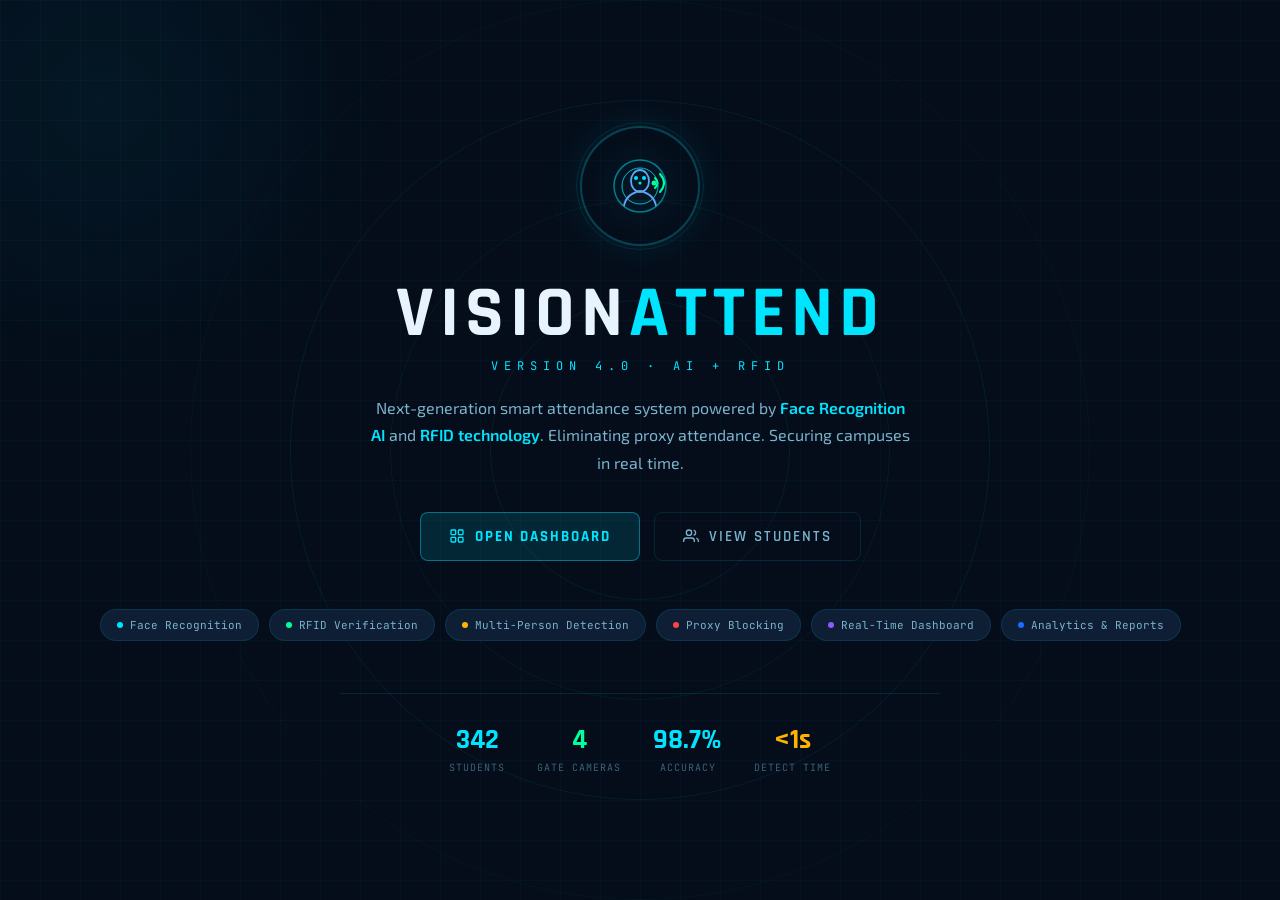
<file: visionattend/visionattend/index.html>
<!DOCTYPE html>
<html lang="en">
<head>
<meta charset="UTF-8">
<meta name="viewport" content="width=device-width, initial-scale=1.0">
<title>VisionAttend 4.0 — Smart Attendance System</title>
<link rel="stylesheet" href="css/styles.css">
<style>
  body { overflow: hidden; }
  .landing {
    min-height: 100vh;
    display: flex;
    flex-direction: column;
    align-items: center;
    justify-content: center;
    position: relative;
    z-index: 1;
    padding: 40px 20px;
    text-align: center;
  }

  /* Animated rings */
  .rings {
    position: absolute;
    top: 50%;
    left: 50%;
    transform: translate(-50%, -50%);
    pointer-events: none;
    z-index: 0;
  }
  .ring {
    position: absolute;
    border-radius: 50%;
    border: 1px solid rgba(0,229,255,0.08);
    transform: translate(-50%, -50%);
    animation: ringExpand 6s ease-in-out infinite;
  }
  .ring:nth-child(1) { width:300px; height:300px; animation-delay:0s; }
  .ring:nth-child(2) { width:500px; height:500px; animation-delay:0.8s; border-color:rgba(0,255,157,0.06); }
  .ring:nth-child(3) { width:700px; height:700px; animation-delay:1.6s; }
  .ring:nth-child(4) { width:900px; height:900px; animation-delay:2.4s; border-color:rgba(0,255,157,0.04); }
  @keyframes ringExpand {
    0%,100% { opacity:0.4; }
    50% { opacity:1; }
  }

  /* Center orb / logo */
  .hero-icon {
    position: relative;
    z-index: 2;
    margin-bottom: 32px;
    animation: fadeUp 0.8s ease both;
  }

  .icon-ring {
    width: 120px; height: 120px;
    border-radius: 50%;
    border: 2px solid rgba(0,229,255,0.25);
    display: flex;
    align-items: center;
    justify-content: center;
    position: relative;
    margin: 0 auto;
    box-shadow: 0 0 40px rgba(0,229,255,0.1);
    background: radial-gradient(circle, rgba(0,229,255,0.05) 0%, transparent 70%);
  }

  .icon-ring::before {
    content: '';
    position: absolute;
    inset: -6px;
    border-radius: 50%;
    border: 1px solid rgba(0,229,255,0.1);
  }

  .hero-title {
    font-family: var(--font-display);
    font-size: clamp(36px, 7vw, 72px);
    font-weight: 800;
    letter-spacing: 6px;
    line-height: 1;
    position: relative;
    z-index: 2;
    animation: fadeUp 0.8s 0.15s ease both;
  }

  .hero-title .accent { color: var(--cyan); }

  .hero-version {
    font-family: var(--font-mono);
    font-size: 12px;
    color: var(--cyan);
    letter-spacing: 6px;
    margin-top: 8px;
    margin-bottom: 20px;
    position: relative;
    z-index: 2;
    animation: fadeUp 0.8s 0.25s ease both;
  }

  .hero-desc {
    font-size: 16px;
    color: var(--text-secondary);
    max-width: 540px;
    line-height: 1.7;
    margin: 0 auto 36px;
    position: relative;
    z-index: 2;
    animation: fadeUp 0.8s 0.35s ease both;
  }

  .hero-desc span { color: var(--cyan); font-weight: 600; }

  .cta-group {
    display: flex;
    gap: 14px;
    justify-content: center;
    flex-wrap: wrap;
    position: relative;
    z-index: 2;
    animation: fadeUp 0.8s 0.45s ease both;
  }

  .cta-primary {
    display: inline-flex;
    align-items: center;
    gap: 10px;
    padding: 14px 28px;
    background: rgba(0,229,255,0.12);
    border: 1px solid rgba(0,229,255,0.4);
    border-radius: 8px;
    color: var(--cyan);
    font-family: var(--font-display);
    font-size: 15px;
    font-weight: 700;
    letter-spacing: 2px;
    cursor: pointer;
    text-decoration: none;
    transition: all 0.2s;
  }
  .cta-primary:hover {
    background: rgba(0,229,255,0.2);
    box-shadow: 0 0 30px rgba(0,229,255,0.2);
    transform: translateY(-2px);
  }

  .cta-secondary {
    display: inline-flex;
    align-items: center;
    gap: 10px;
    padding: 14px 28px;
    background: transparent;
    border: 1px solid var(--border);
    border-radius: 8px;
    color: var(--text-secondary);
    font-family: var(--font-display);
    font-size: 15px;
    font-weight: 600;
    letter-spacing: 2px;
    cursor: pointer;
    text-decoration: none;
    transition: all 0.2s;
  }
  .cta-secondary:hover { border-color: var(--border-bright); color: var(--text-primary); }

  /* Feature pills */
  .feature-pills {
    display: flex;
    gap: 10px;
    justify-content: center;
    flex-wrap: wrap;
    margin-top: 48px;
    position: relative;
    z-index: 2;
    animation: fadeUp 0.8s 0.55s ease both;
  }

  .pill {
    display: flex;
    align-items: center;
    gap: 7px;
    padding: 8px 16px;
    background: var(--bg-card);
    border: 1px solid var(--border);
    border-radius: 20px;
    font-family: var(--font-mono);
    font-size: 11px;
    color: var(--text-secondary);
    transition: all 0.2s;
  }
  .pill:hover { border-color: var(--border-bright); color: var(--text-primary); }
  .pill-dot { width:6px; height:6px; border-radius:50%; }

  /* System stats bar */
  .stats-bar {
    display: flex;
    gap: 32px;
    justify-content: center;
    margin-top: 52px;
    padding-top: 28px;
    border-top: 1px solid var(--border);
    width: 100%;
    max-width: 600px;
    position: relative;
    z-index: 2;
    animation: fadeUp 0.8s 0.65s ease both;
  }
  .stat-mini { text-align: center; }
  .stat-mini-val {
    font-family: var(--font-display);
    font-size: 28px;
    font-weight: 700;
    color: var(--cyan);
  }
  .stat-mini-label {
    font-family: var(--font-mono);
    font-size: 10px;
    color: var(--text-muted);
    letter-spacing: 1px;
    margin-top: 3px;
  }
</style>
</head>
<body>
  <div class="landing">
    <div class="rings">
      <div class="ring"></div>
      <div class="ring"></div>
      <div class="ring"></div>
      <div class="ring"></div>
    </div>

    <div class="hero-icon">
      <div class="icon-ring">
        <svg width="64" height="64" viewBox="0 0 64 64" fill="none">
          <circle cx="32" cy="32" r="26" stroke="#00e5ff" stroke-width="1.5" opacity="0.5"/>
          <circle cx="32" cy="32" r="18" stroke="#00e5ff" stroke-width="1" opacity="0.8"/>
          <ellipse cx="32" cy="27" rx="9" ry="11" stroke="#60a5fa" stroke-width="1.8"/>
          <path d="M16 52Q18 40 32 37Q46 40 48 52" stroke="#60a5fa" stroke-width="1.8"/>
          <circle cx="28" cy="24" r="2" fill="#00e5ff"/>
          <circle cx="36" cy="24" r="2" fill="#00e5ff"/>
          <circle cx="32" cy="29" r="1.5" fill="#00e5ff"/>
          <path d="M47 34Q52 29 47 24" stroke="#00ff9d" stroke-width="2" stroke-linecap="round"/>
          <path d="M52 38Q60 29 52 20" stroke="#00ff9d" stroke-width="2" stroke-linecap="round"/>
          <circle cx="46" cy="29" r="2.5" fill="#00ff9d"/>
        </svg>
      </div>
    </div>

    <div class="hero-title">VISION<span class="accent">ATTEND</span></div>
    <div class="hero-version">VERSION 4.0 · AI + RFID</div>

    <p class="hero-desc">
      Next-generation smart attendance system powered by
      <span>Face Recognition AI</span> and <span>RFID technology</span>.
      Eliminating proxy attendance. Securing campuses in real time.
    </p>

    <div class="cta-group">
      <a href="dashboard.html" class="cta-primary">
        <svg width="16" height="16" viewBox="0 0 24 24" fill="none" stroke="currentColor" stroke-width="2">
          <rect x="3" y="3" width="7" height="7" rx="1"/><rect x="14" y="3" width="7" height="7" rx="1"/>
          <rect x="3" y="14" width="7" height="7" rx="1"/><rect x="14" y="14" width="7" height="7" rx="1"/>
        </svg>
        OPEN DASHBOARD
      </a>
      <a href="pages/students.html" class="cta-secondary">
        <svg width="16" height="16" viewBox="0 0 24 24" fill="none" stroke="currentColor" stroke-width="2">
          <path d="M17 21v-2a4 4 0 0 0-4-4H5a4 4 0 0 0-4 4v2"/>
          <circle cx="9" cy="7" r="4"/>
          <path d="M23 21v-2a4 4 0 0 0-3-3.87M16 3.13a4 4 0 0 1 0 7.75"/>
        </svg>
        VIEW STUDENTS
      </a>
    </div>

    <div class="feature-pills">
      <div class="pill"><div class="pill-dot" style="background:#00e5ff"></div>Face Recognition</div>
      <div class="pill"><div class="pill-dot" style="background:#00ff9d"></div>RFID Verification</div>
      <div class="pill"><div class="pill-dot" style="background:#ffb300"></div>Multi-Person Detection</div>
      <div class="pill"><div class="pill-dot" style="background:#ff4444"></div>Proxy Blocking</div>
      <div class="pill"><div class="pill-dot" style="background:#8b5cf6"></div>Real-Time Dashboard</div>
      <div class="pill"><div class="pill-dot" style="background:#1a6bff"></div>Analytics & Reports</div>
    </div>

    <div class="stats-bar">
      <div class="stat-mini">
        <div class="stat-mini-val">342</div>
        <div class="stat-mini-label">STUDENTS</div>
      </div>
      <div class="stat-mini">
        <div class="stat-mini-val" style="color:var(--green)">4</div>
        <div class="stat-mini-label">GATE CAMERAS</div>
      </div>
      <div class="stat-mini">
        <div class="stat-mini-val">98.7%</div>
        <div class="stat-mini-label">ACCURACY</div>
      </div>
      <div class="stat-mini">
        <div class="stat-mini-val" style="color:var(--amber)">&lt;1s</div>
        <div class="stat-mini-label">DETECT TIME</div>
      </div>
    </div>
  </div>
  <script src="js/main.js"></script>
</body>
</html>
</file>
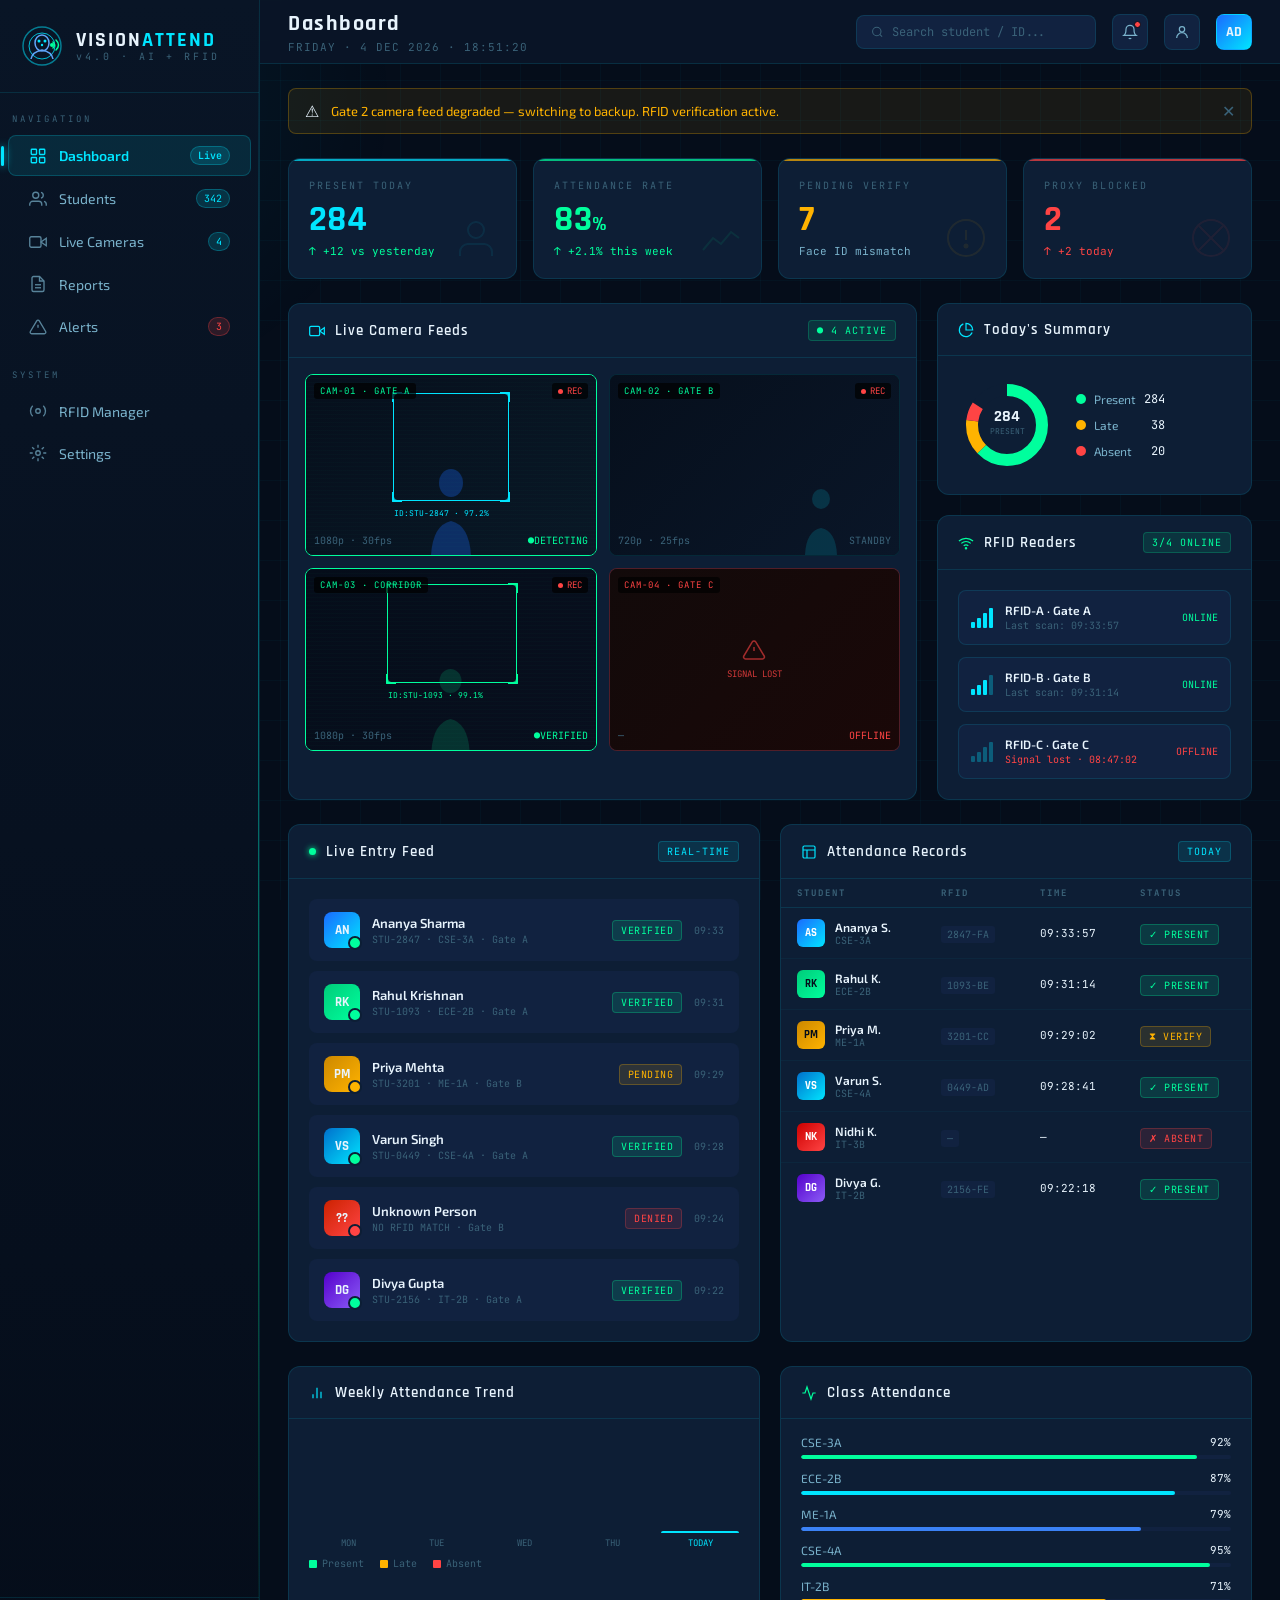
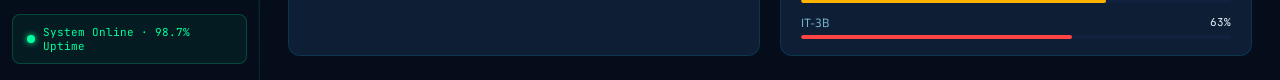
<file: visionattend/visionattend/dashboard.html>
<!DOCTYPE html>
<html lang="en">
<head>
<meta charset="UTF-8">
<meta name="viewport" content="width=device-width, initial-scale=1.0">
<title>VisionAttend 4.0 — Smart Attendance System</title>
<link href="https://fonts.googleapis.com/css2?family=Rajdhani:wght@400;500;600;700&family=JetBrains+Mono:wght@300;400;500;700&family=Exo+2:wght@300;400;600;800&display=swap" rel="stylesheet">
<style>
  :root {
    --bg-base: #050d1a;
    --bg-surface: #0a1628;
    --bg-card: #0d1e35;
    --bg-elevated: #112240;
    --cyan: #00e5ff;
    --cyan-dim: #00b8cc;
    --cyan-glow: rgba(0,229,255,0.15);
    --green: #00ff9d;
    --green-dim: #00cc7a;
    --green-glow: rgba(0,255,157,0.12);
    --blue: #1a6bff;
    --blue-dim: #0f4fd6;
    --amber: #ffb300;
    --red: #ff4444;
    --text-primary: #e8f4fd;
    --text-secondary: #7ab3cc;
    --text-muted: #3a6278;
    --border: rgba(0,229,255,0.12);
    --border-bright: rgba(0,229,255,0.3);
    --font-display: 'Rajdhani', sans-serif;
    --font-mono: 'JetBrains Mono', monospace;
    --font-body: 'Exo 2', sans-serif;
  }

  * { margin: 0; padding: 0; box-sizing: border-box; }

  body {
    background: var(--bg-base);
    color: var(--text-primary);
    font-family: var(--font-body);
    min-height: 100vh;
    overflow-x: hidden;
  }

  /* === ANIMATED GRID BACKGROUND === */
  body::before {
    content: '';
    position: fixed;
    inset: 0;
    background-image:
      linear-gradient(rgba(0,229,255,0.03) 1px, transparent 1px),
      linear-gradient(90deg, rgba(0,229,255,0.03) 1px, transparent 1px);
    background-size: 40px 40px;
    pointer-events: none;
    z-index: 0;
  }

  body::after {
    content: '';
    position: fixed;
    top: -200px;
    left: -200px;
    width: 600px;
    height: 600px;
    background: radial-gradient(circle, rgba(0,229,255,0.06) 0%, transparent 70%);
    pointer-events: none;
    z-index: 0;
    animation: floatOrb 8s ease-in-out infinite;
  }

  @keyframes floatOrb {
    0%, 100% { transform: translate(0, 0); }
    50% { transform: translate(60px, 40px); }
  }

  /* === LAYOUT === */
  .app-shell {
    display: grid;
    grid-template-columns: 260px 1fr;
    grid-template-rows: auto 1fr;
    min-height: 100vh;
    position: relative;
    z-index: 1;
  }

  /* === SIDEBAR === */
  .sidebar {
    grid-row: 1 / -1;
    background: linear-gradient(180deg, #091526 0%, #050d1a 100%);
    border-right: 1px solid var(--border);
    display: flex;
    flex-direction: column;
    padding: 0;
    position: relative;
    overflow: hidden;
  }

  .sidebar::after {
    content: '';
    position: absolute;
    top: 0;
    right: 0;
    width: 1px;
    height: 100%;
    background: linear-gradient(180deg, transparent, var(--cyan), var(--green), transparent);
    opacity: 0.4;
  }

  .sidebar-logo {
    padding: 24px 20px;
    border-bottom: 1px solid var(--border);
    display: flex;
    align-items: center;
    gap: 12px;
  }

  .logo-icon {
    width: 44px;
    height: 44px;
    position: relative;
    flex-shrink: 0;
  }

  .logo-icon svg { width: 100%; height: 100%; }

  .logo-text { line-height: 1; }
  .logo-name {
    font-family: var(--font-display);
    font-size: 20px;
    font-weight: 700;
    letter-spacing: 2px;
    color: var(--text-primary);
  }
  .logo-name span { color: var(--cyan); }
  .logo-ver {
    font-family: var(--font-mono);
    font-size: 10px;
    color: var(--text-muted);
    letter-spacing: 3px;
    margin-top: 2px;
  }

  .sidebar-section {
    padding: 20px 12px 8px;
    font-family: var(--font-mono);
    font-size: 9px;
    letter-spacing: 3px;
    color: var(--text-muted);
    text-transform: uppercase;
  }

  .nav-item {
    display: flex;
    align-items: center;
    gap: 12px;
    padding: 10px 20px;
    margin: 2px 8px;
    border-radius: 8px;
    cursor: pointer;
    transition: all 0.2s;
    font-family: var(--font-body);
    font-size: 14px;
    font-weight: 400;
    color: var(--text-secondary);
    position: relative;
    border: 1px solid transparent;
  }

  .nav-item:hover {
    background: rgba(0,229,255,0.06);
    color: var(--text-primary);
    border-color: var(--border);
  }

  .nav-item.active {
    background: rgba(0,229,255,0.1);
    color: var(--cyan);
    border-color: rgba(0,229,255,0.2);
    font-weight: 600;
  }

  .nav-item.active::before {
    content: '';
    position: absolute;
    left: -8px;
    top: 50%;
    transform: translateY(-50%);
    width: 3px;
    height: 20px;
    background: var(--cyan);
    border-radius: 2px;
    box-shadow: 0 0 8px var(--cyan);
  }

  .nav-icon {
    width: 18px;
    height: 18px;
    opacity: 0.7;
    flex-shrink: 0;
  }

  .nav-item.active .nav-icon { opacity: 1; }

  .nav-badge {
    margin-left: auto;
    font-family: var(--font-mono);
    font-size: 10px;
    background: rgba(0,229,255,0.15);
    color: var(--cyan);
    padding: 2px 7px;
    border-radius: 10px;
    border: 1px solid rgba(0,229,255,0.25);
  }

  .nav-badge.red {
    background: rgba(255,68,68,0.15);
    color: var(--red);
    border-color: rgba(255,68,68,0.3);
  }

  .sidebar-bottom {
    margin-top: auto;
    padding: 16px 12px;
    border-top: 1px solid var(--border);
  }

  .live-indicator {
    display: flex;
    align-items: center;
    gap: 8px;
    padding: 10px 14px;
    background: rgba(0,255,157,0.06);
    border: 1px solid rgba(0,255,157,0.2);
    border-radius: 8px;
    font-family: var(--font-mono);
    font-size: 11px;
    color: var(--green);
  }

  .pulse-dot {
    width: 8px;
    height: 8px;
    background: var(--green);
    border-radius: 50%;
    animation: pulse 1.5s ease-in-out infinite;
    box-shadow: 0 0 6px var(--green);
    flex-shrink: 0;
  }

  @keyframes pulse {
    0%, 100% { opacity: 1; transform: scale(1); }
    50% { opacity: 0.6; transform: scale(0.85); }
  }

  /* === TOPBAR === */
  .topbar {
    background: rgba(10,22,40,0.95);
    border-bottom: 1px solid var(--border);
    padding: 0 28px;
    height: 64px;
    display: flex;
    align-items: center;
    gap: 16px;
    backdrop-filter: blur(12px);
  }

  .topbar-title {
    font-family: var(--font-display);
    font-size: 22px;
    font-weight: 700;
    letter-spacing: 1.5px;
  }

  .topbar-subtitle {
    font-family: var(--font-mono);
    font-size: 11px;
    color: var(--text-muted);
    margin-top: 2px;
    letter-spacing: 1px;
  }

  .topbar-spacer { flex: 1; }

  .search-bar {
    display: flex;
    align-items: center;
    gap: 8px;
    background: var(--bg-elevated);
    border: 1px solid var(--border);
    border-radius: 8px;
    padding: 8px 14px;
    width: 240px;
    transition: border-color 0.2s;
  }

  .search-bar:focus-within { border-color: var(--border-bright); }

  .search-bar input {
    background: none;
    border: none;
    outline: none;
    color: var(--text-primary);
    font-family: var(--font-mono);
    font-size: 12px;
    width: 100%;
  }

  .search-bar input::placeholder { color: var(--text-muted); }

  .topbar-btn {
    width: 36px;
    height: 36px;
    border-radius: 8px;
    background: var(--bg-elevated);
    border: 1px solid var(--border);
    display: flex;
    align-items: center;
    justify-content: center;
    cursor: pointer;
    transition: all 0.2s;
    position: relative;
  }

  .topbar-btn:hover { border-color: var(--border-bright); background: var(--bg-card); }

  .notif-dot {
    position: absolute;
    top: 6px;
    right: 6px;
    width: 7px;
    height: 7px;
    background: var(--red);
    border-radius: 50%;
    border: 1.5px solid var(--bg-base);
    animation: pulse 2s infinite;
  }

  .avatar {
    width: 36px;
    height: 36px;
    border-radius: 8px;
    background: linear-gradient(135deg, #1a6bff, #00e5ff);
    display: flex;
    align-items: center;
    justify-content: center;
    font-family: var(--font-display);
    font-size: 14px;
    font-weight: 700;
    cursor: pointer;
    border: 1px solid rgba(0,229,255,0.3);
  }

  /* === MAIN CONTENT === */
  .main-content {
    padding: 24px 28px;
    overflow-y: auto;
    display: flex;
    flex-direction: column;
    gap: 24px;
  }

  /* === STAT CARDS ROW === */
  .stats-row {
    display: grid;
    grid-template-columns: repeat(4, 1fr);
    gap: 16px;
  }

  .stat-card {
    background: var(--bg-card);
    border: 1px solid var(--border);
    border-radius: 12px;
    padding: 20px;
    position: relative;
    overflow: hidden;
    transition: border-color 0.2s, transform 0.2s;
    cursor: default;
  }

  .stat-card:hover {
    border-color: var(--border-bright);
    transform: translateY(-2px);
  }

  .stat-card::before {
    content: '';
    position: absolute;
    top: 0;
    left: 0;
    right: 0;
    height: 2px;
    background: var(--accent, var(--cyan));
    opacity: 0.7;
  }

  .stat-card.green { --accent: var(--green); }
  .stat-card.amber { --accent: var(--amber); }
  .stat-card.red   { --accent: var(--red); }

  .stat-label {
    font-family: var(--font-mono);
    font-size: 10px;
    letter-spacing: 2px;
    color: var(--text-muted);
    text-transform: uppercase;
    margin-bottom: 10px;
  }

  .stat-value {
    font-family: var(--font-display);
    font-size: 36px;
    font-weight: 700;
    color: var(--accent, var(--cyan));
    line-height: 1;
    margin-bottom: 6px;
  }

  .stat-change {
    font-family: var(--font-mono);
    font-size: 11px;
    color: var(--text-secondary);
  }

  .stat-change.up { color: var(--green); }
  .stat-change.down { color: var(--red); }

  .stat-icon {
    position: absolute;
    bottom: 16px;
    right: 16px;
    opacity: 0.08;
    width: 48px;
    height: 48px;
  }

  /* === TWO COLUMN GRID === */
  .grid-2 {
    display: grid;
    grid-template-columns: 1fr 1fr;
    gap: 20px;
  }

  .grid-3 {
    display: grid;
    grid-template-columns: 2fr 1fr;
    gap: 20px;
  }

  /* === PANEL === */
  .panel {
    background: var(--bg-card);
    border: 1px solid var(--border);
    border-radius: 12px;
    overflow: hidden;
  }

  .panel-header {
    padding: 16px 20px;
    border-bottom: 1px solid var(--border);
    display: flex;
    align-items: center;
    gap: 10px;
  }

  .panel-title {
    font-family: var(--font-display);
    font-size: 15px;
    font-weight: 600;
    letter-spacing: 1px;
    flex: 1;
  }

  .panel-tag {
    font-family: var(--font-mono);
    font-size: 10px;
    padding: 3px 8px;
    background: rgba(0,229,255,0.1);
    border: 1px solid rgba(0,229,255,0.2);
    border-radius: 4px;
    color: var(--cyan);
    letter-spacing: 1px;
  }

  .panel-tag.green {
    background: rgba(0,255,157,0.1);
    border-color: rgba(0,255,157,0.2);
    color: var(--green);
  }

  .panel-body { padding: 20px; }

  /* === LIVE FEED === */
  .live-feed { display: flex; flex-direction: column; gap: 10px; }

  .feed-item {
    display: flex;
    align-items: center;
    gap: 12px;
    padding: 12px 14px;
    background: var(--bg-elevated);
    border-radius: 8px;
    border: 1px solid transparent;
    transition: border-color 0.2s;
    animation: slideIn 0.4s ease both;
  }

  .feed-item:hover { border-color: var(--border); }

  @keyframes slideIn {
    from { opacity: 0; transform: translateX(-12px); }
    to { opacity: 1; transform: translateX(0); }
  }

  .feed-avatar {
    width: 36px;
    height: 36px;
    border-radius: 8px;
    background: linear-gradient(135deg, #1a6bff 0%, #00e5ff 100%);
    display: flex;
    align-items: center;
    justify-content: center;
    font-family: var(--font-display);
    font-size: 13px;
    font-weight: 700;
    flex-shrink: 0;
    position: relative;
  }

  .feed-avatar::after {
    content: '';
    position: absolute;
    bottom: -2px;
    right: -2px;
    width: 10px;
    height: 10px;
    border-radius: 50%;
    border: 2px solid var(--bg-card);
  }

  .feed-avatar.verified::after { background: var(--green); }
  .feed-avatar.pending::after  { background: var(--amber); }
  .feed-avatar.denied::after   { background: var(--red); }

  .feed-info { flex: 1; min-width: 0; }

  .feed-name {
    font-family: var(--font-body);
    font-size: 13px;
    font-weight: 600;
    white-space: nowrap;
    overflow: hidden;
    text-overflow: ellipsis;
  }

  .feed-meta {
    font-family: var(--font-mono);
    font-size: 10px;
    color: var(--text-muted);
    margin-top: 2px;
  }

  .feed-status {
    font-family: var(--font-mono);
    font-size: 10px;
    padding: 3px 8px;
    border-radius: 4px;
    letter-spacing: 0.5px;
    flex-shrink: 0;
  }

  .feed-status.verified {
    background: rgba(0,255,157,0.12);
    color: var(--green);
    border: 1px solid rgba(0,255,157,0.25);
  }

  .feed-status.pending {
    background: rgba(255,179,0,0.12);
    color: var(--amber);
    border: 1px solid rgba(255,179,0,0.25);
  }

  .feed-status.denied {
    background: rgba(255,68,68,0.12);
    color: var(--red);
    border: 1px solid rgba(255,68,68,0.25);
  }

  .feed-time {
    font-family: var(--font-mono);
    font-size: 10px;
    color: var(--text-muted);
    flex-shrink: 0;
  }

  /* === CAMERA GRID === */
  .camera-grid {
    display: grid;
    grid-template-columns: 1fr 1fr;
    gap: 12px;
    padding: 16px;
  }

  .camera-feed {
    aspect-ratio: 16/10;
    background: #060f1c;
    border-radius: 8px;
    border: 1px solid var(--border);
    position: relative;
    overflow: hidden;
    cursor: pointer;
    transition: border-color 0.2s;
  }

  .camera-feed:hover { border-color: var(--border-bright); }

  .camera-feed.active { border-color: var(--green); }

  .camera-feed.active::before {
    content: '';
    position: absolute;
    inset: 0;
    background:
      repeating-linear-gradient(0deg, rgba(0,255,157,0.015) 0px, rgba(0,255,157,0.015) 1px, transparent 1px, transparent 4px);
    animation: scanAnim 3s linear infinite;
    pointer-events: none;
    z-index: 2;
  }

  @keyframes scanAnim {
    from { background-position: 0 0; }
    to { background-position: 0 100px; }
  }

  .cam-label {
    position: absolute;
    top: 8px;
    left: 8px;
    font-family: var(--font-mono);
    font-size: 9px;
    letter-spacing: 1px;
    color: var(--green);
    background: rgba(0,0,0,0.7);
    padding: 2px 6px;
    border-radius: 3px;
    z-index: 3;
  }

  .cam-live {
    position: absolute;
    top: 8px;
    right: 8px;
    font-family: var(--font-mono);
    font-size: 9px;
    color: var(--red);
    background: rgba(0,0,0,0.7);
    padding: 2px 6px;
    border-radius: 3px;
    display: flex;
    align-items: center;
    gap: 4px;
    z-index: 3;
  }

  .cam-body {
    position: absolute;
    inset: 0;
    display: flex;
    align-items: center;
    justify-content: center;
  }

  /* Silhouette person SVG */
  .silhouette { opacity: 0.07; }

  /* Face detection box */
  .detect-box {
    position: absolute;
    border: 1.5px solid var(--cyan);
    border-radius: 4px;
    animation: detectPulse 2s ease-in-out infinite;
  }

  @keyframes detectPulse {
    0%, 100% { box-shadow: 0 0 0 0 rgba(0,229,255,0.4); }
    50% { box-shadow: 0 0 0 4px rgba(0,229,255,0); }
  }

  .detect-label {
    position: absolute;
    bottom: -18px;
    left: 0;
    font-family: var(--font-mono);
    font-size: 8px;
    color: var(--cyan);
    white-space: nowrap;
  }

  .cam-overlay-text {
    position: absolute;
    bottom: 8px;
    left: 8px;
    right: 8px;
    font-family: var(--font-mono);
    font-size: 10px;
    color: var(--text-muted);
    display: flex;
    justify-content: space-between;
    z-index: 3;
  }

  /* === ATTENDANCE TABLE === */
  .attendance-table { width: 100%; border-collapse: collapse; }

  .attendance-table th {
    font-family: var(--font-mono);
    font-size: 9px;
    letter-spacing: 2px;
    color: var(--text-muted);
    text-transform: uppercase;
    padding: 8px 16px;
    text-align: left;
    border-bottom: 1px solid var(--border);
  }

  .attendance-table td {
    padding: 11px 16px;
    font-size: 13px;
    border-bottom: 1px solid rgba(0,229,255,0.04);
  }

  .attendance-table tr:hover td { background: rgba(0,229,255,0.03); }
  .attendance-table tr:last-child td { border-bottom: none; }

  .student-cell { display: flex; align-items: center; gap: 10px; }

  .mini-avatar {
    width: 28px;
    height: 28px;
    border-radius: 6px;
    display: flex;
    align-items: center;
    justify-content: center;
    font-family: var(--font-display);
    font-size: 11px;
    font-weight: 700;
    flex-shrink: 0;
  }

  .rfid-tag {
    font-family: var(--font-mono);
    font-size: 10px;
    color: var(--text-muted);
    background: var(--bg-elevated);
    padding: 2px 6px;
    border-radius: 3px;
  }

  /* === DONUT CHART === */
  .donut-wrap {
    display: flex;
    align-items: center;
    gap: 24px;
    padding: 4px;
  }

  .donut-svg { flex-shrink: 0; }

  .donut-legend { display: flex; flex-direction: column; gap: 10px; }

  .legend-item {
    display: flex;
    align-items: center;
    gap: 8px;
    font-size: 13px;
  }

  .legend-dot {
    width: 10px;
    height: 10px;
    border-radius: 50%;
    flex-shrink: 0;
  }

  .legend-label { color: var(--text-secondary); flex: 1; font-size: 12px; }
  .legend-val {
    font-family: var(--font-mono);
    font-size: 12px;
    color: var(--text-primary);
  }

  /* === BAR CHART === */
  .bar-chart { display: flex; align-items: flex-end; gap: 8px; height: 100px; }

  .bar-group { display: flex; flex-direction: column; align-items: center; gap: 4px; flex: 1; }

  .bar-stack { display: flex; flex-direction: column-reverse; gap: 1px; width: 100%; }

  .bar {
    width: 100%;
    border-radius: 2px 2px 0 0;
    transition: opacity 0.2s;
  }

  .bar:hover { opacity: 0.8; }
  .bar-label { font-family: var(--font-mono); font-size: 9px; color: var(--text-muted); }

  /* === RFID STATUS === */
  .rfid-panel { display: flex; flex-direction: column; gap: 12px; }

  .rfid-item {
    display: flex;
    align-items: center;
    gap: 12px;
    padding: 12px;
    background: var(--bg-elevated);
    border-radius: 8px;
    border: 1px solid var(--border);
  }

  .rfid-signal {
    display: flex;
    align-items: flex-end;
    gap: 2px;
    height: 20px;
    flex-shrink: 0;
  }

  .rfid-bar {
    width: 4px;
    background: var(--cyan);
    border-radius: 1px;
    opacity: 0.3;
  }

  .rfid-bar.on { opacity: 1; }

  /* === ALERT BANNER === */
  .alert-banner {
    display: flex;
    align-items: center;
    gap: 12px;
    padding: 12px 16px;
    background: rgba(255,179,0,0.08);
    border: 1px solid rgba(255,179,0,0.25);
    border-radius: 8px;
    font-size: 13px;
  }

  .alert-icon { font-size: 16px; flex-shrink: 0; }
  .alert-text { color: var(--amber); flex: 1; }
  .alert-close {
    cursor: pointer;
    color: var(--text-muted);
    font-size: 16px;
    transition: color 0.2s;
  }
  .alert-close:hover { color: var(--text-primary); }

  /* === MINI PROGRESS === */
  .progress-row {
    display: flex;
    flex-direction: column;
    gap: 12px;
    padding: 16px 20px;
  }

  .prog-item { display: flex; flex-direction: column; gap: 6px; }
  .prog-header { display: flex; justify-content: space-between; align-items: center; }
  .prog-label { font-size: 12px; color: var(--text-secondary); }
  .prog-val { font-family: var(--font-mono); font-size: 11px; color: var(--text-primary); }
  .prog-track {
    height: 4px;
    background: var(--bg-elevated);
    border-radius: 2px;
    overflow: hidden;
  }
  .prog-fill {
    height: 100%;
    border-radius: 2px;
    transition: width 1s ease;
  }

  /* === SCROLLBAR === */
  ::-webkit-scrollbar { width: 4px; }
  ::-webkit-scrollbar-track { background: transparent; }
  ::-webkit-scrollbar-thumb { background: var(--border); border-radius: 2px; }

  /* === FADE IN ANIMATIONS === */
  .fade-in { animation: fadeIn 0.5s ease both; }
  .fade-in:nth-child(1) { animation-delay: 0.05s; }
  .fade-in:nth-child(2) { animation-delay: 0.1s; }
  .fade-in:nth-child(3) { animation-delay: 0.15s; }
  .fade-in:nth-child(4) { animation-delay: 0.2s; }

  @keyframes fadeIn {
    from { opacity: 0; transform: translateY(12px); }
    to { opacity: 1; transform: translateY(0); }
  }

  /* Camera mock visuals */
  .cam-mock {
    width: 100%;
    height: 100%;
    position: relative;
    overflow: hidden;
  }

  .cam-bg {
    position: absolute;
    inset: 0;
    background: linear-gradient(135deg, #060f1c 0%, #091826 100%);
  }

  .cam-person {
    position: absolute;
    bottom: 0;
    left: 50%;
    transform: translateX(-50%);
  }

  .detect-ring {
    position: absolute;
    border-radius: 50%;
    border: 1px solid var(--cyan);
    animation: ringPulse 2s ease-out infinite;
    opacity: 0;
  }

  @keyframes ringPulse {
    0% { transform: translate(-50%, -50%) scale(0.8); opacity: 0.8; }
    100% { transform: translate(-50%, -50%) scale(1.6); opacity: 0; }
  }

</style>
</head>
<body>

<div class="app-shell">

  <!-- SIDEBAR -->
  <aside class="sidebar">
    <div class="sidebar-logo">
      <div class="logo-icon">
        <svg viewBox="0 0 44 44" fill="none" xmlns="http://www.w3.org/2000/svg">
          <circle cx="22" cy="22" r="19" stroke="#00e5ff" stroke-width="1.5" opacity="0.5"/>
          <circle cx="22" cy="22" r="13" stroke="#00e5ff" stroke-width="1" opacity="0.8"/>
          <ellipse cx="22" cy="19" rx="7" ry="8" stroke="#60a5fa" stroke-width="1.5"/>
          <path d="M11 35Q12 28 22 26Q32 28 33 35" stroke="#60a5fa" stroke-width="1.5"/>
          <circle cx="19" cy="17" r="1.5" fill="#00e5ff"/>
          <circle cx="25" cy="17" r="1.5" fill="#00e5ff"/>
          <circle cx="22" cy="21" r="1.2" fill="#00e5ff"/>
          <path d="M33 24Q36 21 33 18" stroke="#00ff9d" stroke-width="1.5" stroke-linecap="round"/>
          <path d="M36 26Q41 21 36 16" stroke="#00ff9d" stroke-width="1.5" stroke-linecap="round"/>
          <circle cx="32" cy="21" r="2" fill="#00ff9d"/>
        </svg>
      </div>
      <div class="logo-text">
        <div class="logo-name">VISION<span>ATTEND</span></div>
        <div class="logo-ver">v4.0 · AI + RFID</div>
      </div>
    </div>

    <div class="sidebar-section">Navigation</div>

    <nav>
      <div class="nav-item active">
        <svg class="nav-icon" viewBox="0 0 24 24" fill="none" stroke="currentColor" stroke-width="1.8">
          <rect x="3" y="3" width="7" height="7" rx="1"/><rect x="14" y="3" width="7" height="7" rx="1"/>
          <rect x="3" y="14" width="7" height="7" rx="1"/><rect x="14" y="14" width="7" height="7" rx="1"/>
        </svg>
        Dashboard
        <span class="nav-badge">Live</span>
      </div>
      <div class="nav-item">
        <svg class="nav-icon" viewBox="0 0 24 24" fill="none" stroke="currentColor" stroke-width="1.8">
          <path d="M17 21v-2a4 4 0 0 0-4-4H5a4 4 0 0 0-4 4v2"/>
          <circle cx="9" cy="7" r="4"/>
          <path d="M23 21v-2a4 4 0 0 0-3-3.87M16 3.13a4 4 0 0 1 0 7.75"/>
        </svg>
        Students
        <span class="nav-badge">342</span>
      </div>
      <div class="nav-item">
        <svg class="nav-icon" viewBox="0 0 24 24" fill="none" stroke="currentColor" stroke-width="1.8">
          <path d="M23 7l-7 5 7 5V7z"/><rect x="1" y="5" width="15" height="14" rx="2"/>
        </svg>
        Live Cameras
        <span class="nav-badge">4</span>
      </div>
      <div class="nav-item">
        <svg class="nav-icon" viewBox="0 0 24 24" fill="none" stroke="currentColor" stroke-width="1.8">
          <path d="M14 2H6a2 2 0 0 0-2 2v16a2 2 0 0 0 2 2h12a2 2 0 0 0 2-2V8z"/>
          <polyline points="14,2 14,8 20,8"/><line x1="8" y1="13" x2="16" y2="13"/>
          <line x1="8" y1="17" x2="16" y2="17"/>
        </svg>
        Reports
      </div>
      <div class="nav-item">
        <svg class="nav-icon" viewBox="0 0 24 24" fill="none" stroke="currentColor" stroke-width="1.8">
          <path d="M10.29 3.86L1.82 18a2 2 0 0 0 1.71 3h16.94a2 2 0 0 0 1.71-3L13.71 3.86a2 2 0 0 0-3.42 0z"/>
          <line x1="12" y1="9" x2="12" y2="13"/><line x1="12" y1="17" x2="12.01" y2="17"/>
        </svg>
        Alerts
        <span class="nav-badge red">3</span>
      </div>

      <div class="sidebar-section">System</div>

      <div class="nav-item">
        <svg class="nav-icon" viewBox="0 0 24 24" fill="none" stroke="currentColor" stroke-width="1.8">
          <circle cx="12" cy="12" r="3"/><path d="M19.07 4.93a10 10 0 0 1 0 14.14M4.93 4.93a10 10 0 0 0 0 14.14"/>
        </svg>
        RFID Manager
      </div>
      <div class="nav-item">
        <svg class="nav-icon" viewBox="0 0 24 24" fill="none" stroke="currentColor" stroke-width="1.8">
          <circle cx="12" cy="12" r="3"/>
          <path d="M12 1v4M12 19v4M4.22 4.22l2.83 2.83M16.95 16.95l2.83 2.83M1 12h4M19 12h4M4.22 19.78l2.83-2.83M16.95 7.05l2.83-2.83"/>
        </svg>
        Settings
      </div>
    </nav>

    <div class="sidebar-bottom">
      <div class="live-indicator">
        <div class="pulse-dot"></div>
        System Online · 98.7% Uptime
      </div>
    </div>
  </aside>

  <!-- TOP BAR -->
  <header class="topbar">
    <div>
      <div class="topbar-title">Dashboard</div>
      <div class="topbar-subtitle">MONDAY · 17 MAR 2026 · 09:34:12</div>
    </div>
    <div class="topbar-spacer"></div>
    <div class="search-bar">
      <svg width="14" height="14" viewBox="0 0 24 24" fill="none" stroke="#3a6278" stroke-width="2">
        <circle cx="11" cy="11" r="8"/><line x1="21" y1="21" x2="16.65" y2="16.65"/>
      </svg>
      <input type="text" placeholder="Search student / ID...">
    </div>
    <div class="topbar-btn">
      <svg width="16" height="16" viewBox="0 0 24 24" fill="none" stroke="#7ab3cc" stroke-width="1.8">
        <path d="M18 8A6 6 0 0 0 6 8c0 7-3 9-3 9h18s-3-2-3-9M13.73 21a2 2 0 0 1-3.46 0"/>
      </svg>
      <div class="notif-dot"></div>
    </div>
    <div class="topbar-btn">
      <svg width="16" height="16" viewBox="0 0 24 24" fill="none" stroke="#7ab3cc" stroke-width="1.8">
        <circle cx="12" cy="8" r="4"/><path d="M20 21a8 8 0 1 0-16 0"/>
      </svg>
    </div>
    <div class="avatar">AD</div>
  </header>

  <!-- MAIN -->
  <main class="main-content">

    <!-- ALERT -->
    <div class="alert-banner fade-in">
      <span class="alert-icon">⚠</span>
      <span class="alert-text">Gate 2 camera feed degraded — switching to backup. RFID verification active.</span>
      <span class="alert-close" onclick="this.parentElement.remove()">✕</span>
    </div>

    <!-- STAT CARDS -->
    <div class="stats-row">
      <div class="stat-card fade-in">
        <div class="stat-label">Present Today</div>
        <div class="stat-value">284</div>
        <div class="stat-change up">↑ +12 vs yesterday</div>
        <svg class="stat-icon" viewBox="0 0 48 48" fill="none" stroke="#00e5ff" stroke-width="2">
          <path d="M40 42v-4a8 8 0 0 0-8-8H16a8 8 0 0 0-8 8v4"/>
          <circle cx="24" cy="16" r="8"/>
        </svg>
      </div>
      <div class="stat-card green fade-in">
        <div class="stat-label">Attendance Rate</div>
        <div class="stat-value">83<span style="font-size:20px">%</span></div>
        <div class="stat-change up">↑ +2.1% this week</div>
        <svg class="stat-icon" viewBox="0 0 48 48" fill="none" stroke="#00ff9d" stroke-width="2">
          <polyline points="6,36 16,24 24,30 34,18 42,24"/>
        </svg>
      </div>
      <div class="stat-card amber fade-in">
        <div class="stat-label">Pending Verify</div>
        <div class="stat-value">7</div>
        <div class="stat-change">Face ID mismatch</div>
        <svg class="stat-icon" viewBox="0 0 48 48" fill="none" stroke="#ffb300" stroke-width="2">
          <circle cx="24" cy="24" r="18"/><line x1="24" y1="16" x2="24" y2="26"/>
          <circle cx="24" cy="32" r="1.5" fill="#ffb300"/>
        </svg>
      </div>
      <div class="stat-card red fade-in">
        <div class="stat-label">Proxy Blocked</div>
        <div class="stat-value">2</div>
        <div class="stat-change down">↑ +2 today</div>
        <svg class="stat-icon" viewBox="0 0 48 48" fill="none" stroke="#ff4444" stroke-width="2">
          <path d="M12 12l24 24M36 12L12 36"/><circle cx="24" cy="24" r="18"/>
        </svg>
      </div>
    </div>

    <!-- CAMERAS + LIVE FEED -->
    <div class="grid-3 fade-in">

      <!-- CAMERA PANEL -->
      <div class="panel">
        <div class="panel-header">
          <svg width="16" height="16" viewBox="0 0 24 24" fill="none" stroke="#00e5ff" stroke-width="1.8">
            <path d="M23 7l-7 5 7 5V7z"/><rect x="1" y="5" width="15" height="14" rx="2"/>
          </svg>
          <span class="panel-title">Live Camera Feeds</span>
          <span class="panel-tag green">● 4 ACTIVE</span>
        </div>
        <div class="camera-grid">
          <!-- CAM 1 -->
          <div class="camera-feed active">
            <div class="cam-mock">
              <div class="cam-bg"></div>
              <!-- simple silhouette -->
              <svg class="cam-person" width="60" height="90" viewBox="0 0 60 90" fill="none">
                <ellipse cx="30" cy="18" rx="12" ry="14" fill="#1a6bff" opacity="0.3"/>
                <path d="M10 90Q12 60 30 56Q48 60 50 90Z" fill="#1a6bff" opacity="0.3"/>
              </svg>
              <!-- detection box -->
              <div style="position:absolute;top:10%;left:30%;width:40%;height:60%">
                <div class="detect-box" style="inset:0">
                  <!-- corner accents -->
                  <div style="position:absolute;top:-2px;left:-2px;width:10px;height:10px;border-top:2px solid #00e5ff;border-left:2px solid #00e5ff;border-radius:1px 0 0 0"></div>
                  <div style="position:absolute;top:-2px;right:-2px;width:10px;height:10px;border-top:2px solid #00e5ff;border-right:2px solid #00e5ff;border-radius:0 1px 0 0"></div>
                  <div style="position:absolute;bottom:-2px;left:-2px;width:10px;height:10px;border-bottom:2px solid #00e5ff;border-left:2px solid #00e5ff;border-radius:0 0 0 1px"></div>
                  <div style="position:absolute;bottom:-2px;right:-2px;width:10px;height:10px;border-bottom:2px solid #00e5ff;border-right:2px solid #00e5ff;border-radius:0 0 1px 0"></div>
                  <div class="detect-label">ID:STU-2847 · 97.2%</div>
                </div>
              </div>
            </div>
            <div class="cam-label">CAM-01 · GATE A</div>
            <div class="cam-live"><span style="width:5px;height:5px;background:#ff4444;border-radius:50%;animation:pulse 1s infinite"></span> REC</div>
            <div class="cam-overlay-text">
              <span>1080p · 30fps</span>
              <span style="color:#00ff9d">●DETECTING</span>
            </div>
          </div>

          <!-- CAM 2 -->
          <div class="camera-feed">
            <div class="cam-mock">
              <div class="cam-bg" style="background:linear-gradient(135deg,#060f1c,#0a1628)"></div>
              <svg class="cam-person" width="40" height="70" style="right:20%;left:auto;transform:none" viewBox="0 0 40 70" fill="none">
                <ellipse cx="20" cy="14" rx="9" ry="10" fill="#00e5ff" opacity="0.15"/>
                <path d="M4 70Q5 46 20 43Q35 46 36 70Z" fill="#00e5ff" opacity="0.15"/>
              </svg>
            </div>
            <div class="cam-label">CAM-02 · GATE B</div>
            <div class="cam-live"><span style="width:5px;height:5px;background:#ff4444;border-radius:50%;animation:pulse 1.2s infinite"></span> REC</div>
            <div class="cam-overlay-text"><span>720p · 25fps</span><span>STANDBY</span></div>
          </div>

          <!-- CAM 3 -->
          <div class="camera-feed active">
            <div class="cam-mock">
              <div class="cam-bg" style="background:linear-gradient(135deg,#050d1a,#080f1e)"></div>
              <svg class="cam-person" width="55" height="85" viewBox="0 0 55 85" fill="none">
                <ellipse cx="27" cy="16" rx="11" ry="12" fill="#00ff9d" opacity="0.15"/>
                <path d="M8 85Q10 58 27 54Q44 58 46 85Z" fill="#00ff9d" opacity="0.15"/>
              </svg>
              <div style="position:absolute;top:8%;left:28%;width:45%;height:55%">
                <div class="detect-box" style="inset:0;border-color:var(--green)">
                  <div style="position:absolute;top:-2px;left:-2px;width:10px;height:10px;border-top:2px solid #00ff9d;border-left:2px solid #00ff9d;border-radius:1px 0 0 0"></div>
                  <div style="position:absolute;top:-2px;right:-2px;width:10px;height:10px;border-top:2px solid #00ff9d;border-right:2px solid #00ff9d;border-radius:0 1px 0 0"></div>
                  <div style="position:absolute;bottom:-2px;left:-2px;width:10px;height:10px;border-bottom:2px solid #00ff9d;border-left:2px solid #00ff9d;border-radius:0 0 0 1px"></div>
                  <div style="position:absolute;bottom:-2px;right:-2px;width:10px;height:10px;border-bottom:2px solid #00ff9d;border-right:2px solid #00ff9d;border-radius:0 0 1px 0"></div>
                  <div class="detect-label" style="color:#00ff9d">ID:STU-1093 · 99.1%</div>
                </div>
              </div>
            </div>
            <div class="cam-label">CAM-03 · CORRIDOR</div>
            <div class="cam-live"><span style="width:5px;height:5px;background:#ff4444;border-radius:50%;animation:pulse 0.9s infinite"></span> REC</div>
            <div class="cam-overlay-text"><span>1080p · 30fps</span><span style="color:#00ff9d">●VERIFIED</span></div>
          </div>

          <!-- CAM 4 -->
          <div class="camera-feed" style="border-color:rgba(255,68,68,0.3)">
            <div class="cam-mock">
              <div class="cam-bg" style="background:linear-gradient(135deg,#120a0a,#1a0808)"></div>
              <div style="position:absolute;inset:0;display:flex;align-items:center;justify-content:center;flex-direction:column;gap:6px">
                <svg width="24" height="24" viewBox="0 0 24 24" fill="none" stroke="#ff4444" stroke-width="1.5" opacity="0.6">
                  <path d="M10.29 3.86L1.82 18a2 2 0 0 0 1.71 3h16.94a2 2 0 0 0 1.71-3L13.71 3.86a2 2 0 0 0-3.42 0z"/>
                  <line x1="12" y1="9" x2="12" y2="13"/><line x1="12" y1="17" x2="12.01" y2="17"/>
                </svg>
                <span style="font-family:var(--font-mono);font-size:9px;color:#ff4444;opacity:0.8">SIGNAL LOST</span>
              </div>
            </div>
            <div class="cam-label" style="color:#ff4444">CAM-04 · GATE C</div>
            <div class="cam-overlay-text"><span>—</span><span style="color:#ff4444">OFFLINE</span></div>
          </div>
        </div>
      </div>

      <!-- RIGHT COL: Stats + RFID -->
      <div style="display:flex;flex-direction:column;gap:20px">

        <!-- Donut -->
        <div class="panel">
          <div class="panel-header">
            <svg width="16" height="16" viewBox="0 0 24 24" fill="none" stroke="#00e5ff" stroke-width="1.8">
              <path d="M21.21 15.89A10 10 0 1 1 8 2.83"/>
              <path d="M22 12A10 10 0 0 0 12 2v10z"/>
            </svg>
            <span class="panel-title">Today's Summary</span>
          </div>
          <div class="panel-body">
            <div class="donut-wrap">
              <svg class="donut-svg" width="90" height="90" viewBox="0 0 90 90">
                <circle cx="45" cy="45" r="35" fill="none" stroke="#0d1e35" stroke-width="12"/>
                <circle cx="45" cy="45" r="35" fill="none" stroke="#00ff9d" stroke-width="12"
                  stroke-dasharray="138 82" stroke-dashoffset="0" transform="rotate(-90 45 45)"/>
                <circle cx="45" cy="45" r="35" fill="none" stroke="#ffb300" stroke-width="12"
                  stroke-dasharray="31 189" stroke-dashoffset="-138" transform="rotate(-90 45 45)"/>
                <circle cx="45" cy="45" r="35" fill="none" stroke="#ff4444" stroke-width="12"
                  stroke-dasharray="16 204" stroke-dashoffset="-169" transform="rotate(-90 45 45)"/>
                <text x="45" y="41" text-anchor="middle" font-family="Rajdhani,sans-serif" font-size="16" font-weight="700" fill="#e8f4fd">284</text>
                <text x="45" y="54" text-anchor="middle" font-family="JetBrains Mono,monospace" font-size="8" fill="#3a6278">PRESENT</text>
              </svg>
              <div class="donut-legend">
                <div class="legend-item">
                  <div class="legend-dot" style="background:#00ff9d"></div>
                  <span class="legend-label">Present</span>
                  <span class="legend-val">284</span>
                </div>
                <div class="legend-item">
                  <div class="legend-dot" style="background:#ffb300"></div>
                  <span class="legend-label">Late</span>
                  <span class="legend-val">38</span>
                </div>
                <div class="legend-item">
                  <div class="legend-dot" style="background:#ff4444"></div>
                  <span class="legend-label">Absent</span>
                  <span class="legend-val">20</span>
                </div>
              </div>
            </div>
          </div>
        </div>

        <!-- RFID Status -->
        <div class="panel">
          <div class="panel-header">
            <svg width="16" height="16" viewBox="0 0 24 24" fill="none" stroke="#00ff9d" stroke-width="1.8">
              <path d="M5 12.55a11 11 0 0 1 14.08 0"/><path d="M1.42 9a16 16 0 0 1 21.16 0"/>
              <path d="M8.53 16.11a6 6 0 0 1 6.95 0"/><circle cx="12" cy="20" r="1"/>
            </svg>
            <span class="panel-title">RFID Readers</span>
            <span class="panel-tag green">3/4 ONLINE</span>
          </div>
          <div class="panel-body">
            <div class="rfid-panel">
              <div class="rfid-item">
                <div class="rfid-signal">
                  <div class="rfid-bar on" style="height:6px"></div>
                  <div class="rfid-bar on" style="height:10px"></div>
                  <div class="rfid-bar on" style="height:15px"></div>
                  <div class="rfid-bar on" style="height:20px"></div>
                </div>
                <div style="flex:1">
                  <div style="font-size:12px;font-weight:600">RFID-A · Gate A</div>
                  <div style="font-family:var(--font-mono);font-size:10px;color:var(--text-muted);margin-top:2px">Last scan: 09:33:57</div>
                </div>
                <span style="font-family:var(--font-mono);font-size:10px;color:var(--green)">ONLINE</span>
              </div>
              <div class="rfid-item">
                <div class="rfid-signal">
                  <div class="rfid-bar on" style="height:6px"></div>
                  <div class="rfid-bar on" style="height:10px"></div>
                  <div class="rfid-bar on" style="height:15px"></div>
                  <div class="rfid-bar" style="height:20px"></div>
                </div>
                <div style="flex:1">
                  <div style="font-size:12px;font-weight:600">RFID-B · Gate B</div>
                  <div style="font-family:var(--font-mono);font-size:10px;color:var(--text-muted);margin-top:2px">Last scan: 09:31:14</div>
                </div>
                <span style="font-family:var(--font-mono);font-size:10px;color:var(--green)">ONLINE</span>
              </div>
              <div class="rfid-item">
                <div class="rfid-signal">
                  <div class="rfid-bar" style="height:6px"></div>
                  <div class="rfid-bar" style="height:10px"></div>
                  <div class="rfid-bar" style="height:15px"></div>
                  <div class="rfid-bar" style="height:20px"></div>
                </div>
                <div style="flex:1">
                  <div style="font-size:12px;font-weight:600">RFID-C · Gate C</div>
                  <div style="font-family:var(--font-mono);font-size:10px;color:var(--red);margin-top:2px">Signal lost · 08:47:02</div>
                </div>
                <span style="font-family:var(--font-mono);font-size:10px;color:var(--red)">OFFLINE</span>
              </div>
            </div>
          </div>
        </div>
      </div>
    </div>

    <!-- LIVE FEED + TABLE -->
    <div class="grid-2 fade-in">

      <!-- Live Entry Feed -->
      <div class="panel">
        <div class="panel-header">
          <div class="pulse-dot" style="width:7px;height:7px"></div>
          <span class="panel-title">Live Entry Feed</span>
          <span class="panel-tag">REAL-TIME</span>
        </div>
        <div class="panel-body">
          <div class="live-feed">
            <div class="feed-item">
              <div class="feed-avatar verified">AN</div>
              <div class="feed-info">
                <div class="feed-name">Ananya Sharma</div>
                <div class="feed-meta">STU-2847 · CSE-3A · Gate A</div>
              </div>
              <div class="feed-status verified">VERIFIED</div>
              <div class="feed-time">09:33</div>
            </div>
            <div class="feed-item">
              <div class="feed-avatar verified" style="background:linear-gradient(135deg,#00cc7a,#00ff9d)">RK</div>
              <div class="feed-info">
                <div class="feed-name">Rahul Krishnan</div>
                <div class="feed-meta">STU-1093 · ECE-2B · Gate A</div>
              </div>
              <div class="feed-status verified">VERIFIED</div>
              <div class="feed-time">09:31</div>
            </div>
            <div class="feed-item">
              <div class="feed-avatar pending" style="background:linear-gradient(135deg,#cc8800,#ffb300)">PM</div>
              <div class="feed-info">
                <div class="feed-name">Priya Mehta</div>
                <div class="feed-meta">STU-3201 · ME-1A · Gate B</div>
              </div>
              <div class="feed-status pending">PENDING</div>
              <div class="feed-time">09:29</div>
            </div>
            <div class="feed-item">
              <div class="feed-avatar verified" style="background:linear-gradient(135deg,#0070cc,#00e5ff)">VS</div>
              <div class="feed-info">
                <div class="feed-name">Varun Singh</div>
                <div class="feed-meta">STU-0449 · CSE-4A · Gate A</div>
              </div>
              <div class="feed-status verified">VERIFIED</div>
              <div class="feed-time">09:28</div>
            </div>
            <div class="feed-item">
              <div class="feed-avatar denied" style="background:linear-gradient(135deg,#cc2200,#ff4444)">??</div>
              <div class="feed-info">
                <div class="feed-name">Unknown Person</div>
                <div class="feed-meta">NO RFID MATCH · Gate B</div>
              </div>
              <div class="feed-status denied">DENIED</div>
              <div class="feed-time">09:24</div>
            </div>
            <div class="feed-item">
              <div class="feed-avatar verified" style="background:linear-gradient(135deg,#5500cc,#8b5cf6)">DG</div>
              <div class="feed-info">
                <div class="feed-name">Divya Gupta</div>
                <div class="feed-meta">STU-2156 · IT-2B · Gate A</div>
              </div>
              <div class="feed-status verified">VERIFIED</div>
              <div class="feed-time">09:22</div>
            </div>
          </div>
        </div>
      </div>

      <!-- Attendance Table -->
      <div class="panel">
        <div class="panel-header">
          <svg width="16" height="16" viewBox="0 0 24 24" fill="none" stroke="#00e5ff" stroke-width="1.8">
            <rect x="3" y="3" width="18" height="18" rx="2"/>
            <path d="M3 9h18M9 21V9"/>
          </svg>
          <span class="panel-title">Attendance Records</span>
          <span class="panel-tag">TODAY</span>
        </div>
        <table class="attendance-table">
          <thead>
            <tr>
              <th>Student</th>
              <th>RFID</th>
              <th>Time</th>
              <th>Status</th>
            </tr>
          </thead>
          <tbody>
            <tr>
              <td><div class="student-cell">
                <div class="mini-avatar" style="background:linear-gradient(135deg,#1a6bff,#00e5ff);color:#fff">AS</div>
                <div><div style="font-size:12px;font-weight:600">Ananya S.</div><div style="font-family:var(--font-mono);font-size:10px;color:var(--text-muted)">CSE-3A</div></div>
              </div></td>
              <td><span class="rfid-tag">2847-FA</span></td>
              <td style="font-family:var(--font-mono);font-size:11px">09:33:57</td>
              <td><span class="feed-status verified">✓ PRESENT</span></td>
            </tr>
            <tr>
              <td><div class="student-cell">
                <div class="mini-avatar" style="background:linear-gradient(135deg,#00cc7a,#00ff9d);color:#050d1a">RK</div>
                <div><div style="font-size:12px;font-weight:600">Rahul K.</div><div style="font-family:var(--font-mono);font-size:10px;color:var(--text-muted)">ECE-2B</div></div>
              </div></td>
              <td><span class="rfid-tag">1093-BE</span></td>
              <td style="font-family:var(--font-mono);font-size:11px">09:31:14</td>
              <td><span class="feed-status verified">✓ PRESENT</span></td>
            </tr>
            <tr>
              <td><div class="student-cell">
                <div class="mini-avatar" style="background:linear-gradient(135deg,#cc8800,#ffb300);color:#050d1a">PM</div>
                <div><div style="font-size:12px;font-weight:600">Priya M.</div><div style="font-family:var(--font-mono);font-size:10px;color:var(--text-muted)">ME-1A</div></div>
              </div></td>
              <td><span class="rfid-tag">3201-CC</span></td>
              <td style="font-family:var(--font-mono);font-size:11px">09:29:02</td>
              <td><span class="feed-status pending">⧗ VERIFY</span></td>
            </tr>
            <tr>
              <td><div class="student-cell">
                <div class="mini-avatar" style="background:linear-gradient(135deg,#0070cc,#00e5ff);color:#fff">VS</div>
                <div><div style="font-size:12px;font-weight:600">Varun S.</div><div style="font-family:var(--font-mono);font-size:10px;color:var(--text-muted)">CSE-4A</div></div>
              </div></td>
              <td><span class="rfid-tag">0449-AD</span></td>
              <td style="font-family:var(--font-mono);font-size:11px">09:28:41</td>
              <td><span class="feed-status verified">✓ PRESENT</span></td>
            </tr>
            <tr>
              <td><div class="student-cell">
                <div class="mini-avatar" style="background:linear-gradient(135deg,#cc0000,#ff4444);color:#fff">NK</div>
                <div><div style="font-size:12px;font-weight:600">Nidhi K.</div><div style="font-family:var(--font-mono);font-size:10px;color:var(--text-muted)">IT-3B</div></div>
              </div></td>
              <td><span class="rfid-tag">—</span></td>
              <td style="font-family:var(--font-mono);font-size:11px">—</td>
              <td><span class="feed-status denied">✗ ABSENT</span></td>
            </tr>
            <tr>
              <td><div class="student-cell">
                <div class="mini-avatar" style="background:linear-gradient(135deg,#5500cc,#8b5cf6);color:#fff">DG</div>
                <div><div style="font-size:12px;font-weight:600">Divya G.</div><div style="font-family:var(--font-mono);font-size:10px;color:var(--text-muted)">IT-2B</div></div>
              </div></td>
              <td><span class="rfid-tag">2156-FE</span></td>
              <td style="font-family:var(--font-mono);font-size:11px">09:22:18</td>
              <td><span class="feed-status verified">✓ PRESENT</span></td>
            </tr>
          </tbody>
        </table>
      </div>
    </div>

    <!-- WEEKLY TREND + CLASS ATTENDANCE -->
    <div class="grid-2 fade-in">

      <!-- Weekly bar chart -->
      <div class="panel">
        <div class="panel-header">
          <svg width="16" height="16" viewBox="0 0 24 24" fill="none" stroke="#00e5ff" stroke-width="1.8">
            <line x1="18" y1="20" x2="18" y2="10"/>
            <line x1="12" y1="20" x2="12" y2="4"/>
            <line x1="6" y1="20" x2="6" y2="14"/>
          </svg>
          <span class="panel-title">Weekly Attendance Trend</span>
        </div>
        <div class="panel-body">
          <div style="display:flex;align-items:flex-end;gap:10px;height:110px;margin-bottom:8px">
            <div style="display:flex;flex-direction:column;align-items:center;gap:4px;flex:1">
              <div style="display:flex;flex-direction:column-reverse;gap:1px;width:100%;flex:1;align-items:center">
                <div style="width:100%;height:72%;background:#00ff9d;border-radius:3px 3px 0 0;opacity:0.8"></div>
                <div style="width:100%;height:10%;background:#ffb300;border-radius:0;opacity:0.7"></div>
                <div style="width:100%;height:8%;background:#ff4444;border-radius:3px 3px 0 0;opacity:0.7"></div>
              </div>
              <div style="font-family:var(--font-mono);font-size:9px;color:var(--text-muted)">MON</div>
            </div>
            <div style="display:flex;flex-direction:column;align-items:center;gap:4px;flex:1">
              <div style="display:flex;flex-direction:column-reverse;gap:1px;width:100%;flex:1;align-items:center">
                <div style="width:100%;height:80%;background:#00ff9d;border-radius:3px 3px 0 0;opacity:0.8"></div>
                <div style="width:100%;height:8%;background:#ffb300;border-radius:0;opacity:0.7"></div>
                <div style="width:100%;height:6%;background:#ff4444;border-radius:3px 3px 0 0;opacity:0.7"></div>
              </div>
              <div style="font-family:var(--font-mono);font-size:9px;color:var(--text-muted)">TUE</div>
            </div>
            <div style="display:flex;flex-direction:column;align-items:center;gap:4px;flex:1">
              <div style="display:flex;flex-direction:column-reverse;gap:1px;width:100%;flex:1;align-items:center">
                <div style="width:100%;height:78%;background:#00ff9d;border-radius:3px 3px 0 0;opacity:0.8"></div>
                <div style="width:100%;height:10%;background:#ffb300;border-radius:0;opacity:0.7"></div>
                <div style="width:100%;height:6%;background:#ff4444;border-radius:3px 3px 0 0;opacity:0.7"></div>
              </div>
              <div style="font-family:var(--font-mono);font-size:9px;color:var(--text-muted)">WED</div>
            </div>
            <div style="display:flex;flex-direction:column;align-items:center;gap:4px;flex:1">
              <div style="display:flex;flex-direction:column-reverse;gap:1px;width:100%;flex:1;align-items:center">
                <div style="width:100%;height:76%;background:#00ff9d;border-radius:3px 3px 0 0;opacity:0.8"></div>
                <div style="width:100%;height:12%;background:#ffb300;border-radius:0;opacity:0.7"></div>
                <div style="width:100%;height:7%;background:#ff4444;border-radius:3px 3px 0 0;opacity:0.7"></div>
              </div>
              <div style="font-family:var(--font-mono);font-size:9px;color:var(--text-muted)">THU</div>
            </div>
            <div style="display:flex;flex-direction:column;align-items:center;gap:4px;flex:1">
              <div style="display:flex;flex-direction:column-reverse;gap:1px;width:100%;flex:1;align-items:center">
                <div style="width:100%;height:83%;background:#00e5ff;border-radius:3px 3px 0 0;border:1px solid rgba(0,229,255,0.4)"></div>
                <div style="width:100%;height:9%;background:#ffb300;border-radius:0;opacity:0.7"></div>
                <div style="width:100%;height:6%;background:#ff4444;border-radius:3px 3px 0 0;opacity:0.7"></div>
              </div>
              <div style="font-family:var(--font-mono);font-size:9px;color:var(--cyan)">TODAY</div>
            </div>
          </div>
          <div style="display:flex;gap:16px;margin-top:4px">
            <div style="display:flex;align-items:center;gap:5px;font-family:var(--font-mono);font-size:10px;color:var(--text-muted)">
              <div style="width:8px;height:8px;background:#00ff9d;border-radius:1px"></div>Present
            </div>
            <div style="display:flex;align-items:center;gap:5px;font-family:var(--font-mono);font-size:10px;color:var(--text-muted)">
              <div style="width:8px;height:8px;background:#ffb300;border-radius:1px"></div>Late
            </div>
            <div style="display:flex;align-items:center;gap:5px;font-family:var(--font-mono);font-size:10px;color:var(--text-muted)">
              <div style="width:8px;height:8px;background:#ff4444;border-radius:1px"></div>Absent
            </div>
          </div>
        </div>
      </div>

      <!-- Class-wise Progress -->
      <div class="panel">
        <div class="panel-header">
          <svg width="16" height="16" viewBox="0 0 24 24" fill="none" stroke="#00ff9d" stroke-width="1.8">
            <polyline points="22 12 18 12 15 21 9 3 6 12 2 12"/>
          </svg>
          <span class="panel-title">Class Attendance</span>
        </div>
        <div class="progress-row">
          <div class="prog-item">
            <div class="prog-header">
              <span class="prog-label">CSE-3A</span>
              <span class="prog-val">92%</span>
            </div>
            <div class="prog-track">
              <div class="prog-fill" style="width:92%;background:var(--green)"></div>
            </div>
          </div>
          <div class="prog-item">
            <div class="prog-header">
              <span class="prog-label">ECE-2B</span>
              <span class="prog-val">87%</span>
            </div>
            <div class="prog-track">
              <div class="prog-fill" style="width:87%;background:var(--cyan)"></div>
            </div>
          </div>
          <div class="prog-item">
            <div class="prog-header">
              <span class="prog-label">ME-1A</span>
              <span class="prog-val">79%</span>
            </div>
            <div class="prog-track">
              <div class="prog-fill" style="width:79%;background:#3b82f6"></div>
            </div>
          </div>
          <div class="prog-item">
            <div class="prog-header">
              <span class="prog-label">CSE-4A</span>
              <span class="prog-val">95%</span>
            </div>
            <div class="prog-track">
              <div class="prog-fill" style="width:95%;background:var(--green)"></div>
            </div>
          </div>
          <div class="prog-item">
            <div class="prog-header">
              <span class="prog-label">IT-2B</span>
              <span class="prog-val">71%</span>
            </div>
            <div class="prog-track">
              <div class="prog-fill" style="width:71%;background:var(--amber)"></div>
            </div>
          </div>
          <div class="prog-item">
            <div class="prog-header">
              <span class="prog-label">IT-3B</span>
              <span class="prog-val">63%</span>
            </div>
            <div class="prog-track">
              <div class="prog-fill" style="width:63%;background:var(--red)"></div>
            </div>
          </div>
        </div>
      </div>
    </div>

  </main>
</div>

<script>
  // Live clock update
  function updateClock() {
    const now = new Date();
    const days = ['SUNDAY','MONDAY','TUESDAY','WEDNESDAY','THURSDAY','FRIDAY','SATURDAY'];
    const months = ['JAN','FEB','MAR','APR','MAY','JUN','JUL','AUG','SEP','OCT','NOV','DEC'];
    const timeStr = now.toTimeString().slice(0,8);
    const sub = document.querySelector('.topbar-subtitle');
    if(sub) sub.textContent = `${days[now.getDay()]} · ${now.getDate()} ${months[now.getMonth()]} ${now.getFullYear()} · ${timeStr}`;
  }
  setInterval(updateClock, 1000);
  updateClock();

  // Nav interactivity
  document.querySelectorAll('.nav-item').forEach(item => {
    item.addEventListener('click', function() {
      document.querySelectorAll('.nav-item').forEach(n => n.classList.remove('active'));
      this.classList.add('active');
    });
  });
</script>
</body>
</html>
</file>
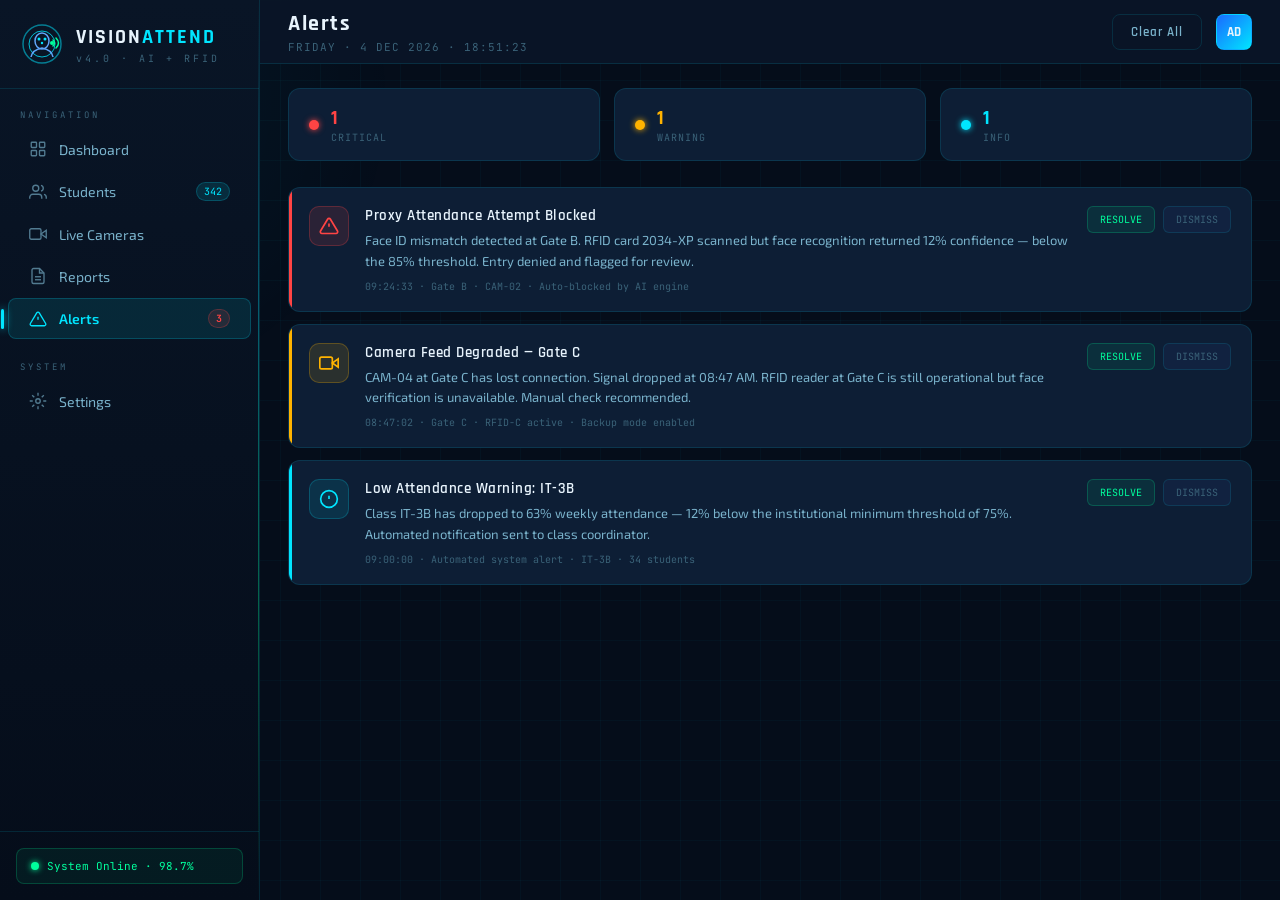
<file: visionattend/visionattend/pages/alerts.html>
<!DOCTYPE html>
<html lang="en">
<head>
<meta charset="UTF-8"><meta name="viewport" content="width=device-width, initial-scale=1.0">
<title>VisionAttend 4.0 — Alerts</title>
<link rel="stylesheet" href="../css/styles.css">
<style>
  body::before{content:'';position:fixed;inset:0;background-image:linear-gradient(rgba(0,229,255,0.03) 1px,transparent 1px),linear-gradient(90deg,rgba(0,229,255,0.03) 1px,transparent 1px);background-size:40px 40px;pointer-events:none;z-index:0;}
  .alert-list{display:flex;flex-direction:column;gap:12px;}
  .alert-card{background:var(--bg-card);border:1px solid var(--border);border-radius:12px;padding:18px 20px;display:flex;gap:16px;align-items:flex-start;transition:border-color .2s;position:relative;overflow:hidden;}
  .alert-card::before{content:'';position:absolute;left:0;top:0;bottom:0;width:3px;}
  .alert-card.critical::before{background:var(--red);}
  .alert-card.warning::before{background:var(--amber);}
  .alert-card.info::before{background:var(--cyan);}
  .alert-card:hover{border-color:var(--border-bright);}
  .alert-card-icon{width:40px;height:40px;border-radius:10px;display:flex;align-items:center;justify-content:center;flex-shrink:0;}
  .alert-card-icon.critical{background:rgba(255,68,68,0.12);border:1px solid rgba(255,68,68,0.25);}
  .alert-card-icon.warning{background:rgba(255,179,0,0.12);border:1px solid rgba(255,179,0,0.25);}
  .alert-card-icon.info{background:rgba(0,229,255,0.10);border:1px solid rgba(0,229,255,0.2);}
  .alert-card-title{font-family:var(--font-display);font-size:15px;font-weight:600;letter-spacing:.5px;margin-bottom:5px;}
  .alert-card-desc{font-size:13px;color:var(--text-secondary);line-height:1.6;margin-bottom:8px;}
  .alert-card-meta{font-family:var(--font-mono);font-size:10px;color:var(--text-muted);}
  .alert-card-actions{margin-left:auto;display:flex;gap:8px;flex-shrink:0;}
  .action-btn{padding:6px 12px;border-radius:6px;font-family:var(--font-mono);font-size:10px;cursor:pointer;border:1px solid;transition:all .2s;}
  .action-btn.resolve{background:rgba(0,255,157,0.08);color:var(--green);border-color:rgba(0,255,157,0.2);}
  .action-btn.resolve:hover{background:rgba(0,255,157,0.16);}
  .action-btn.dismiss{background:var(--bg-elevated);color:var(--text-muted);border-color:var(--border);}
  .action-btn.dismiss:hover{color:var(--text-primary);border-color:var(--border-bright);}
</style>
</head>
<body>
<div class="app-shell">
  <aside class="sidebar">
    <div class="sidebar-logo">
      <div class="logo-icon"><svg viewBox="0 0 44 44" fill="none"><circle cx="22" cy="22" r="19" stroke="#00e5ff" stroke-width="1.5" opacity="0.5"/><circle cx="22" cy="22" r="13" stroke="#00e5ff" stroke-width="1" opacity="0.8"/><ellipse cx="22" cy="19" rx="7" ry="8" stroke="#60a5fa" stroke-width="1.5"/><path d="M11 35Q12 28 22 26Q32 28 33 35" stroke="#60a5fa" stroke-width="1.5"/><circle cx="19" cy="17" r="1.5" fill="#00e5ff"/><circle cx="25" cy="17" r="1.5" fill="#00e5ff"/><circle cx="22" cy="21" r="1.2" fill="#00e5ff"/><path d="M33 24Q36 21 33 18" stroke="#00ff9d" stroke-width="1.5" stroke-linecap="round"/><path d="M36 26Q41 21 36 16" stroke="#00ff9d" stroke-width="1.5" stroke-linecap="round"/><circle cx="32" cy="21" r="2" fill="#00ff9d"/></svg></div>
      <div class="logo-text"><div class="logo-name">VISION<span>ATTEND</span></div><div class="logo-ver">v4.0 · AI + RFID</div></div>
    </div>
    <div class="sidebar-section">Navigation</div>
    <nav>
      <a href="../dashboard.html" class="nav-item"><svg class="nav-icon" viewBox="0 0 24 24" fill="none" stroke="currentColor" stroke-width="1.8"><rect x="3" y="3" width="7" height="7" rx="1"/><rect x="14" y="3" width="7" height="7" rx="1"/><rect x="3" y="14" width="7" height="7" rx="1"/><rect x="14" y="14" width="7" height="7" rx="1"/></svg>Dashboard</a>
      <a href="students.html" class="nav-item"><svg class="nav-icon" viewBox="0 0 24 24" fill="none" stroke="currentColor" stroke-width="1.8"><path d="M17 21v-2a4 4 0 0 0-4-4H5a4 4 0 0 0-4 4v2"/><circle cx="9" cy="7" r="4"/><path d="M23 21v-2a4 4 0 0 0-3-3.87M16 3.13a4 4 0 0 1 0 7.75"/></svg>Students <span class="nav-badge cyan">342</span></a>
      <a href="cameras.html" class="nav-item"><svg class="nav-icon" viewBox="0 0 24 24" fill="none" stroke="currentColor" stroke-width="1.8"><path d="M23 7l-7 5 7 5V7z"/><rect x="1" y="5" width="15" height="14" rx="2"/></svg>Live Cameras</a>
      <a href="reports.html" class="nav-item"><svg class="nav-icon" viewBox="0 0 24 24" fill="none" stroke="currentColor" stroke-width="1.8"><path d="M14 2H6a2 2 0 0 0-2 2v16a2 2 0 0 0 2 2h12a2 2 0 0 0 2-2V8z"/><polyline points="14,2 14,8 20,8"/><line x1="8" y1="13" x2="16" y2="13"/><line x1="8" y1="17" x2="16" y2="17"/></svg>Reports</a>
      <a href="alerts.html" class="nav-item active"><svg class="nav-icon" viewBox="0 0 24 24" fill="none" stroke="currentColor" stroke-width="1.8"><path d="M10.29 3.86L1.82 18a2 2 0 0 0 1.71 3h16.94a2 2 0 0 0 1.71-3L13.71 3.86a2 2 0 0 0-3.42 0z"/><line x1="12" y1="9" x2="12" y2="13"/><line x1="12" y1="17" x2="12.01" y2="17"/></svg>Alerts <span class="nav-badge red">3</span></a>
      <div class="sidebar-section">System</div>
      <a href="settings.html" class="nav-item"><svg class="nav-icon" viewBox="0 0 24 24" fill="none" stroke="currentColor" stroke-width="1.8"><circle cx="12" cy="12" r="3"/><path d="M12 1v4M12 19v4M4.22 4.22l2.83 2.83M16.95 16.95l2.83 2.83M1 12h4M19 12h4M4.22 19.78l2.83-2.83M16.95 7.05l2.83-2.83"/></svg>Settings</a>
    </nav>
    <div class="sidebar-bottom"><div class="live-indicator"><div class="pulse-dot green"></div>System Online · 98.7%</div></div>
  </aside>

  <header class="topbar">
    <div><div class="topbar-title">Alerts</div><div class="topbar-sub" id="live-clock"></div></div>
    <div class="topbar-spacer"></div>
    <button class="btn btn-ghost" onclick="showToast('All alerts cleared','success');document.querySelectorAll('.alert-card').forEach(c=>c.remove())">Clear All</button>
    <div class="avatar">AD</div>
  </header>

  <main class="main-content">
    <div style="display:flex;gap:14px;margin-bottom:4px">
      <div class="panel" style="flex:1;padding:16px 20px;display:flex;gap:12px;align-items:center">
        <div style="width:10px;height:10px;border-radius:50%;background:var(--red);box-shadow:0 0 6px var(--red)"></div>
        <div><div style="font-family:var(--font-display);font-size:20px;font-weight:700;color:var(--red)">1</div><div style="font-family:var(--font-mono);font-size:10px;color:var(--text-muted);letter-spacing:1px">CRITICAL</div></div>
      </div>
      <div class="panel" style="flex:1;padding:16px 20px;display:flex;gap:12px;align-items:center">
        <div style="width:10px;height:10px;border-radius:50%;background:var(--amber);box-shadow:0 0 6px var(--amber)"></div>
        <div><div style="font-family:var(--font-display);font-size:20px;font-weight:700;color:var(--amber)">1</div><div style="font-family:var(--font-mono);font-size:10px;color:var(--text-muted);letter-spacing:1px">WARNING</div></div>
      </div>
      <div class="panel" style="flex:1;padding:16px 20px;display:flex;gap:12px;align-items:center">
        <div style="width:10px;height:10px;border-radius:50%;background:var(--cyan);box-shadow:0 0 6px var(--cyan)"></div>
        <div><div style="font-family:var(--font-display);font-size:20px;font-weight:700;color:var(--cyan)">1</div><div style="font-family:var(--font-mono);font-size:10px;color:var(--text-muted);letter-spacing:1px">INFO</div></div>
      </div>
    </div>

    <div class="alert-list">
      <div class="alert-card critical fade-up">
        <div class="alert-card-icon critical">
          <svg width="20" height="20" viewBox="0 0 24 24" fill="none" stroke="#ff4444" stroke-width="2"><path d="M12 9v4M12 17h.01M10.29 3.86L1.82 18a2 2 0 0 0 1.71 3h16.94a2 2 0 0 0 1.71-3L13.71 3.86a2 2 0 0 0-3.42 0z"/></svg>
        </div>
        <div style="flex:1">
          <div class="alert-card-title">Proxy Attendance Attempt Blocked</div>
          <div class="alert-card-desc">Face ID mismatch detected at Gate B. RFID card 2034-XP scanned but face recognition returned 12% confidence — below the 85% threshold. Entry denied and flagged for review.</div>
          <div class="alert-card-meta">09:24:33 · Gate B · CAM-02 · Auto-blocked by AI engine</div>
        </div>
        <div class="alert-card-actions">
          <button class="action-btn resolve" onclick="this.closest('.alert-card').style.opacity='0.4'">RESOLVE</button>
          <button class="action-btn dismiss" onclick="this.closest('.alert-card').remove()">DISMISS</button>
        </div>
      </div>

      <div class="alert-card warning fade-up">
        <div class="alert-card-icon warning">
          <svg width="20" height="20" viewBox="0 0 24 24" fill="none" stroke="#ffb300" stroke-width="2"><path d="M23 7l-7 5 7 5V7z"/><rect x="1" y="5" width="15" height="14" rx="2"/></svg>
        </div>
        <div style="flex:1">
          <div class="alert-card-title">Camera Feed Degraded — Gate C</div>
          <div class="alert-card-desc">CAM-04 at Gate C has lost connection. Signal dropped at 08:47 AM. RFID reader at Gate C is still operational but face verification is unavailable. Manual check recommended.</div>
          <div class="alert-card-meta">08:47:02 · Gate C · RFID-C active · Backup mode enabled</div>
        </div>
        <div class="alert-card-actions">
          <button class="action-btn resolve" onclick="this.closest('.alert-card').style.opacity='0.4'">RESOLVE</button>
          <button class="action-btn dismiss" onclick="this.closest('.alert-card').remove()">DISMISS</button>
        </div>
      </div>

      <div class="alert-card info fade-up">
        <div class="alert-card-icon info">
          <svg width="20" height="20" viewBox="0 0 24 24" fill="none" stroke="#00e5ff" stroke-width="2"><circle cx="12" cy="12" r="10"/><line x1="12" y1="8" x2="12" y2="12"/><line x1="12" y1="16" x2="12.01" y2="16"/></svg>
        </div>
        <div style="flex:1">
          <div class="alert-card-title">Low Attendance Warning: IT-3B</div>
          <div class="alert-card-desc">Class IT-3B has dropped to 63% weekly attendance — 12% below the institutional minimum threshold of 75%. Automated notification sent to class coordinator.</div>
          <div class="alert-card-meta">09:00:00 · Automated system alert · IT-3B · 34 students</div>
        </div>
        <div class="alert-card-actions">
          <button class="action-btn resolve" onclick="this.closest('.alert-card').style.opacity='0.4'">RESOLVE</button>
          <button class="action-btn dismiss" onclick="this.closest('.alert-card').remove()">DISMISS</button>
        </div>
      </div>
    </div>
  </main>
</div>
<script src="../js/main.js"></script>
</body>
</html>
</file>
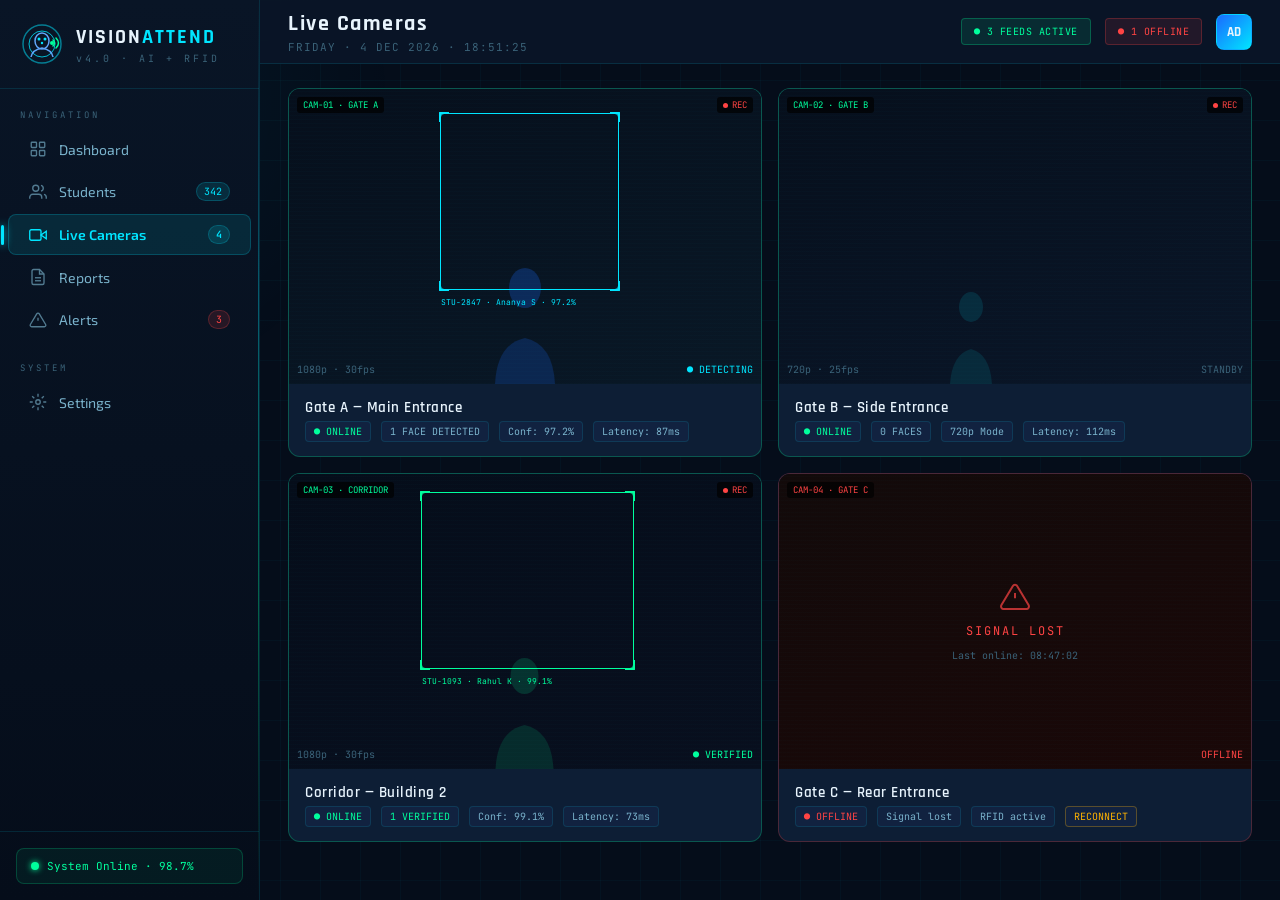
<file: visionattend/visionattend/pages/cameras.html>
<!DOCTYPE html>
<html lang="en">
<head>
<meta charset="UTF-8"><meta name="viewport" content="width=device-width, initial-scale=1.0">
<title>VisionAttend 4.0 — Live Cameras</title>
<link rel="stylesheet" href="../css/styles.css">
<style>
  body::before{content:'';position:fixed;inset:0;background-image:linear-gradient(rgba(0,229,255,0.03) 1px,transparent 1px),linear-gradient(90deg,rgba(0,229,255,0.03) 1px,transparent 1px);background-size:40px 40px;pointer-events:none;z-index:0;}
  .cam-grid-full{display:grid;grid-template-columns:1fr 1fr;gap:16px;}
  .cam-card{background:var(--bg-card);border:1px solid var(--border);border-radius:12px;overflow:hidden;transition:border-color .2s;}
  .cam-card:hover{border-color:var(--border-bright);}
  .cam-card.online{border-color:rgba(0,255,157,0.25);}
  .cam-card.offline{border-color:rgba(255,68,68,0.25);}
  .cam-screen{aspect-ratio:16/10;background:#060f1c;position:relative;overflow:hidden;cursor:pointer;}
  .cam-screen::before{content:'';position:absolute;inset:0;background:repeating-linear-gradient(0deg,rgba(0,229,255,0.012) 0px,rgba(0,229,255,0.012) 1px,transparent 1px,transparent 4px);animation:scanlines 3s linear infinite;pointer-events:none;z-index:2;}
  @keyframes scanlines{from{background-position:0 0}to{background-position:0 100px}}
  .cam-body-bg{position:absolute;inset:0;background:linear-gradient(160deg,#060f1c 0%,#091826 100%);}
  .cam-person-svg{position:absolute;bottom:0;left:50%;transform:translateX(-50%);}
  .cam-info{padding:14px 16px;}
  .cam-name{font-family:var(--font-display);font-size:15px;font-weight:600;letter-spacing:.5px;margin-bottom:4px;}
  .cam-stats{display:flex;gap:10px;flex-wrap:wrap;}
  .cam-stat{font-family:var(--font-mono);font-size:10px;padding:3px 8px;background:var(--bg-elevated);border:1px solid var(--border);border-radius:4px;color:var(--text-secondary);}
  .detect-box-abs{position:absolute;border:1.5px solid;border-radius:4px;}
  .detect-box-abs.cyan{border-color:var(--cyan);animation:detectPulse 2s ease-in-out infinite;}
  .detect-box-abs.green{border-color:var(--green);animation:detectPulse 2.3s ease-in-out infinite;}
  @keyframes detectPulse{0%,100%{box-shadow:0 0 0 0 rgba(0,229,255,0.4)}50%{box-shadow:0 0 0 4px rgba(0,229,255,0)}}
  .corner{position:absolute;width:10px;height:10px;}
  .corner.tl{top:-2px;left:-2px;border-top:2px solid;border-left:2px solid;border-radius:1px 0 0 0;}
  .corner.tr{top:-2px;right:-2px;border-top:2px solid;border-right:2px solid;border-radius:0 1px 0 0;}
  .corner.bl{bottom:-2px;left:-2px;border-bottom:2px solid;border-left:2px solid;border-radius:0 0 0 1px;}
  .corner.br{bottom:-2px;right:-2px;border-bottom:2px solid;border-right:2px solid;border-radius:0 0 1px 0;}
  .detect-lbl{position:absolute;bottom:-18px;left:0;font-family:var(--font-mono);font-size:8px;white-space:nowrap;}
</style>
</head>
<body>
<div class="app-shell">
  <aside class="sidebar">
    <div class="sidebar-logo">
      <div class="logo-icon"><svg viewBox="0 0 44 44" fill="none"><circle cx="22" cy="22" r="19" stroke="#00e5ff" stroke-width="1.5" opacity="0.5"/><circle cx="22" cy="22" r="13" stroke="#00e5ff" stroke-width="1" opacity="0.8"/><ellipse cx="22" cy="19" rx="7" ry="8" stroke="#60a5fa" stroke-width="1.5"/><path d="M11 35Q12 28 22 26Q32 28 33 35" stroke="#60a5fa" stroke-width="1.5"/><circle cx="19" cy="17" r="1.5" fill="#00e5ff"/><circle cx="25" cy="17" r="1.5" fill="#00e5ff"/><circle cx="22" cy="21" r="1.2" fill="#00e5ff"/><path d="M33 24Q36 21 33 18" stroke="#00ff9d" stroke-width="1.5" stroke-linecap="round"/><path d="M36 26Q41 21 36 16" stroke="#00ff9d" stroke-width="1.5" stroke-linecap="round"/><circle cx="32" cy="21" r="2" fill="#00ff9d"/></svg></div>
      <div class="logo-text"><div class="logo-name">VISION<span>ATTEND</span></div><div class="logo-ver">v4.0 · AI + RFID</div></div>
    </div>
    <div class="sidebar-section">Navigation</div>
    <nav>
      <a href="../dashboard.html" class="nav-item"><svg class="nav-icon" viewBox="0 0 24 24" fill="none" stroke="currentColor" stroke-width="1.8"><rect x="3" y="3" width="7" height="7" rx="1"/><rect x="14" y="3" width="7" height="7" rx="1"/><rect x="3" y="14" width="7" height="7" rx="1"/><rect x="14" y="14" width="7" height="7" rx="1"/></svg>Dashboard</a>
      <a href="students.html" class="nav-item"><svg class="nav-icon" viewBox="0 0 24 24" fill="none" stroke="currentColor" stroke-width="1.8"><path d="M17 21v-2a4 4 0 0 0-4-4H5a4 4 0 0 0-4 4v2"/><circle cx="9" cy="7" r="4"/><path d="M23 21v-2a4 4 0 0 0-3-3.87M16 3.13a4 4 0 0 1 0 7.75"/></svg>Students <span class="nav-badge cyan">342</span></a>
      <a href="cameras.html" class="nav-item active"><svg class="nav-icon" viewBox="0 0 24 24" fill="none" stroke="currentColor" stroke-width="1.8"><path d="M23 7l-7 5 7 5V7z"/><rect x="1" y="5" width="15" height="14" rx="2"/></svg>Live Cameras <span class="nav-badge cyan">4</span></a>
      <a href="reports.html" class="nav-item"><svg class="nav-icon" viewBox="0 0 24 24" fill="none" stroke="currentColor" stroke-width="1.8"><path d="M14 2H6a2 2 0 0 0-2 2v16a2 2 0 0 0 2 2h12a2 2 0 0 0 2-2V8z"/><polyline points="14,2 14,8 20,8"/><line x1="8" y1="13" x2="16" y2="13"/><line x1="8" y1="17" x2="16" y2="17"/></svg>Reports</a>
      <a href="alerts.html" class="nav-item"><svg class="nav-icon" viewBox="0 0 24 24" fill="none" stroke="currentColor" stroke-width="1.8"><path d="M10.29 3.86L1.82 18a2 2 0 0 0 1.71 3h16.94a2 2 0 0 0 1.71-3L13.71 3.86a2 2 0 0 0-3.42 0z"/><line x1="12" y1="9" x2="12" y2="13"/><line x1="12" y1="17" x2="12.01" y2="17"/></svg>Alerts <span class="nav-badge red">3</span></a>
      <div class="sidebar-section">System</div>
      <a href="settings.html" class="nav-item"><svg class="nav-icon" viewBox="0 0 24 24" fill="none" stroke="currentColor" stroke-width="1.8"><circle cx="12" cy="12" r="3"/><path d="M12 1v4M12 19v4M4.22 4.22l2.83 2.83M16.95 16.95l2.83 2.83M1 12h4M19 12h4M4.22 19.78l2.83-2.83M16.95 7.05l2.83-2.83"/></svg>Settings</a>
    </nav>
    <div class="sidebar-bottom"><div class="live-indicator"><div class="pulse-dot green"></div>System Online · 98.7%</div></div>
  </aside>

  <header class="topbar">
    <div><div class="topbar-title">Live Cameras</div><div class="topbar-sub" id="live-clock"></div></div>
    <div class="topbar-spacer"></div>
    <span class="tag tag-green" style="padding:6px 12px">● 3 FEEDS ACTIVE</span>
    <span class="tag tag-red" style="padding:6px 12px">● 1 OFFLINE</span>
    <div class="avatar">AD</div>
  </header>

  <main class="main-content">
    <div class="cam-grid-full">

      <!-- CAM 1 - Gate A Active -->
      <div class="cam-card online fade-up">
        <div class="cam-screen">
          <div class="cam-body-bg"></div>
          <svg class="cam-person-svg" width="80" height="120" viewBox="0 0 80 120" fill="none">
            <ellipse cx="40" cy="24" rx="16" ry="20" fill="#1a6bff" opacity="0.25"/>
            <path d="M10 120Q12 80 40 74Q68 80 70 120Z" fill="#1a6bff" opacity="0.2"/>
          </svg>
          <div class="detect-box-abs cyan" style="top:8%;left:32%;width:38%;height:60%">
            <div class="corner tl" style="border-color:#00e5ff"></div><div class="corner tr" style="border-color:#00e5ff"></div>
            <div class="corner bl" style="border-color:#00e5ff"></div><div class="corner br" style="border-color:#00e5ff"></div>
            <div class="detect-lbl" style="color:#00e5ff">STU-2847 · Ananya S · 97.2%</div>
          </div>
          <div style="position:absolute;top:8px;left:8px;font-family:var(--font-mono);font-size:9px;color:var(--green);background:rgba(0,0,0,0.7);padding:2px 6px;border-radius:3px;z-index:3">CAM-01 · GATE A</div>
          <div style="position:absolute;top:8px;right:8px;font-family:var(--font-mono);font-size:9px;color:var(--red);background:rgba(0,0,0,0.7);padding:2px 6px;border-radius:3px;z-index:3;display:flex;align-items:center;gap:4px"><span style="width:5px;height:5px;background:#ff4444;border-radius:50%;animation:pulse 1s infinite;display:inline-block"></span>REC</div>
          <div style="position:absolute;bottom:8px;left:8px;right:8px;display:flex;justify-content:space-between;font-family:var(--font-mono);font-size:10px;color:var(--text-muted);z-index:3"><span>1080p · 30fps</span><span style="color:var(--cyan)">● DETECTING</span></div>
        </div>
        <div class="cam-info">
          <div class="cam-name">Gate A — Main Entrance</div>
          <div class="cam-stats">
            <span class="cam-stat" style="color:var(--green)">● ONLINE</span>
            <span class="cam-stat">1 FACE DETECTED</span>
            <span class="cam-stat">Conf: 97.2%</span>
            <span class="cam-stat">Latency: 87ms</span>
          </div>
        </div>
      </div>

      <!-- CAM 2 - Gate B Active -->
      <div class="cam-card online fade-up">
        <div class="cam-screen">
          <div class="cam-body-bg" style="background:linear-gradient(160deg,#060f1c,#0a1628)"></div>
          <svg class="cam-person-svg" style="left:35%;transform:none" width="55" height="95" viewBox="0 0 55 95" fill="none">
            <ellipse cx="27" cy="18" rx="12" ry="15" fill="#00e5ff" opacity="0.12"/>
            <path d="M6 95Q8 65 27 60Q46 65 48 95Z" fill="#00e5ff" opacity="0.1"/>
          </svg>
          <div style="position:absolute;top:8px;left:8px;font-family:var(--font-mono);font-size:9px;color:var(--green);background:rgba(0,0,0,0.7);padding:2px 6px;border-radius:3px;z-index:3">CAM-02 · GATE B</div>
          <div style="position:absolute;top:8px;right:8px;font-family:var(--font-mono);font-size:9px;color:var(--red);background:rgba(0,0,0,0.7);padding:2px 6px;border-radius:3px;z-index:3;display:flex;align-items:center;gap:4px"><span style="width:5px;height:5px;background:#ff4444;border-radius:50%;animation:pulse 1.2s infinite;display:inline-block"></span>REC</div>
          <div style="position:absolute;bottom:8px;left:8px;right:8px;display:flex;justify-content:space-between;font-family:var(--font-mono);font-size:10px;color:var(--text-muted);z-index:3"><span>720p · 25fps</span><span>STANDBY</span></div>
        </div>
        <div class="cam-info">
          <div class="cam-name">Gate B — Side Entrance</div>
          <div class="cam-stats">
            <span class="cam-stat" style="color:var(--green)">● ONLINE</span>
            <span class="cam-stat">0 FACES</span>
            <span class="cam-stat">720p Mode</span>
            <span class="cam-stat">Latency: 112ms</span>
          </div>
        </div>
      </div>

      <!-- CAM 3 - Corridor Active -->
      <div class="cam-card online fade-up">
        <div class="cam-screen">
          <div class="cam-body-bg" style="background:linear-gradient(160deg,#050d1a,#080f1e)"></div>
          <svg class="cam-person-svg" width="75" height="115" viewBox="0 0 75 115" fill="none">
            <ellipse cx="37" cy="22" rx="14" ry="18" fill="#00ff9d" opacity="0.15"/>
            <path d="M8 115Q10 77 37 71Q64 77 66 115Z" fill="#00ff9d" opacity="0.12"/>
          </svg>
          <div class="detect-box-abs green" style="top:6%;left:28%;width:45%;height:60%">
            <div class="corner tl" style="border-color:#00ff9d"></div><div class="corner tr" style="border-color:#00ff9d"></div>
            <div class="corner bl" style="border-color:#00ff9d"></div><div class="corner br" style="border-color:#00ff9d"></div>
            <div class="detect-lbl" style="color:#00ff9d">STU-1093 · Rahul K · 99.1%</div>
          </div>
          <div style="position:absolute;top:8px;left:8px;font-family:var(--font-mono);font-size:9px;color:var(--green);background:rgba(0,0,0,0.7);padding:2px 6px;border-radius:3px;z-index:3">CAM-03 · CORRIDOR</div>
          <div style="position:absolute;top:8px;right:8px;font-family:var(--font-mono);font-size:9px;color:var(--red);background:rgba(0,0,0,0.7);padding:2px 6px;border-radius:3px;z-index:3;display:flex;align-items:center;gap:4px"><span style="width:5px;height:5px;background:#ff4444;border-radius:50%;animation:pulse 0.9s infinite;display:inline-block"></span>REC</div>
          <div style="position:absolute;bottom:8px;left:8px;right:8px;display:flex;justify-content:space-between;font-family:var(--font-mono);font-size:10px;color:var(--text-muted);z-index:3"><span>1080p · 30fps</span><span style="color:var(--green)">● VERIFIED</span></div>
        </div>
        <div class="cam-info">
          <div class="cam-name">Corridor — Building 2</div>
          <div class="cam-stats">
            <span class="cam-stat" style="color:var(--green)">● ONLINE</span>
            <span class="cam-stat" style="color:var(--green)">1 VERIFIED</span>
            <span class="cam-stat">Conf: 99.1%</span>
            <span class="cam-stat">Latency: 73ms</span>
          </div>
        </div>
      </div>

      <!-- CAM 4 - OFFLINE -->
      <div class="cam-card offline fade-up">
        <div class="cam-screen" style="cursor:default">
          <div class="cam-body-bg" style="background:linear-gradient(160deg,#120a0a,#1a0808)"></div>
          <div style="position:absolute;inset:0;display:flex;align-items:center;justify-content:center;flex-direction:column;gap:10px;z-index:3">
            <svg width="32" height="32" viewBox="0 0 24 24" fill="none" stroke="#ff4444" stroke-width="1.5" opacity="0.7"><path d="M10.29 3.86L1.82 18a2 2 0 0 0 1.71 3h16.94a2 2 0 0 0 1.71-3L13.71 3.86a2 2 0 0 0-3.42 0z"/><line x1="12" y1="9" x2="12" y2="13"/><line x1="12" y1="17" x2="12.01" y2="17"/></svg>
            <div style="font-family:var(--font-mono);font-size:12px;color:#ff4444;letter-spacing:2px">SIGNAL LOST</div>
            <div style="font-family:var(--font-mono);font-size:10px;color:var(--text-muted)">Last online: 08:47:02</div>
          </div>
          <div style="position:absolute;top:8px;left:8px;font-family:var(--font-mono);font-size:9px;color:#ff4444;background:rgba(0,0,0,0.7);padding:2px 6px;border-radius:3px;z-index:3">CAM-04 · GATE C</div>
          <div style="position:absolute;bottom:8px;right:8px;font-family:var(--font-mono);font-size:10px;color:#ff4444;z-index:3">OFFLINE</div>
        </div>
        <div class="cam-info">
          <div class="cam-name">Gate C — Rear Entrance</div>
          <div class="cam-stats">
            <span class="cam-stat" style="color:var(--red)">● OFFLINE</span>
            <span class="cam-stat">Signal lost</span>
            <span class="cam-stat">RFID active</span>
            <button class="cam-stat" style="cursor:pointer;color:var(--amber);border-color:rgba(255,179,0,0.3)" onclick="showToast('Attempting to reconnect CAM-04...','warning')">RECONNECT</button>
          </div>
        </div>
      </div>

    </div>
  </main>
</div>
<script src="../js/main.js"></script>
</body>
</html>
</file>
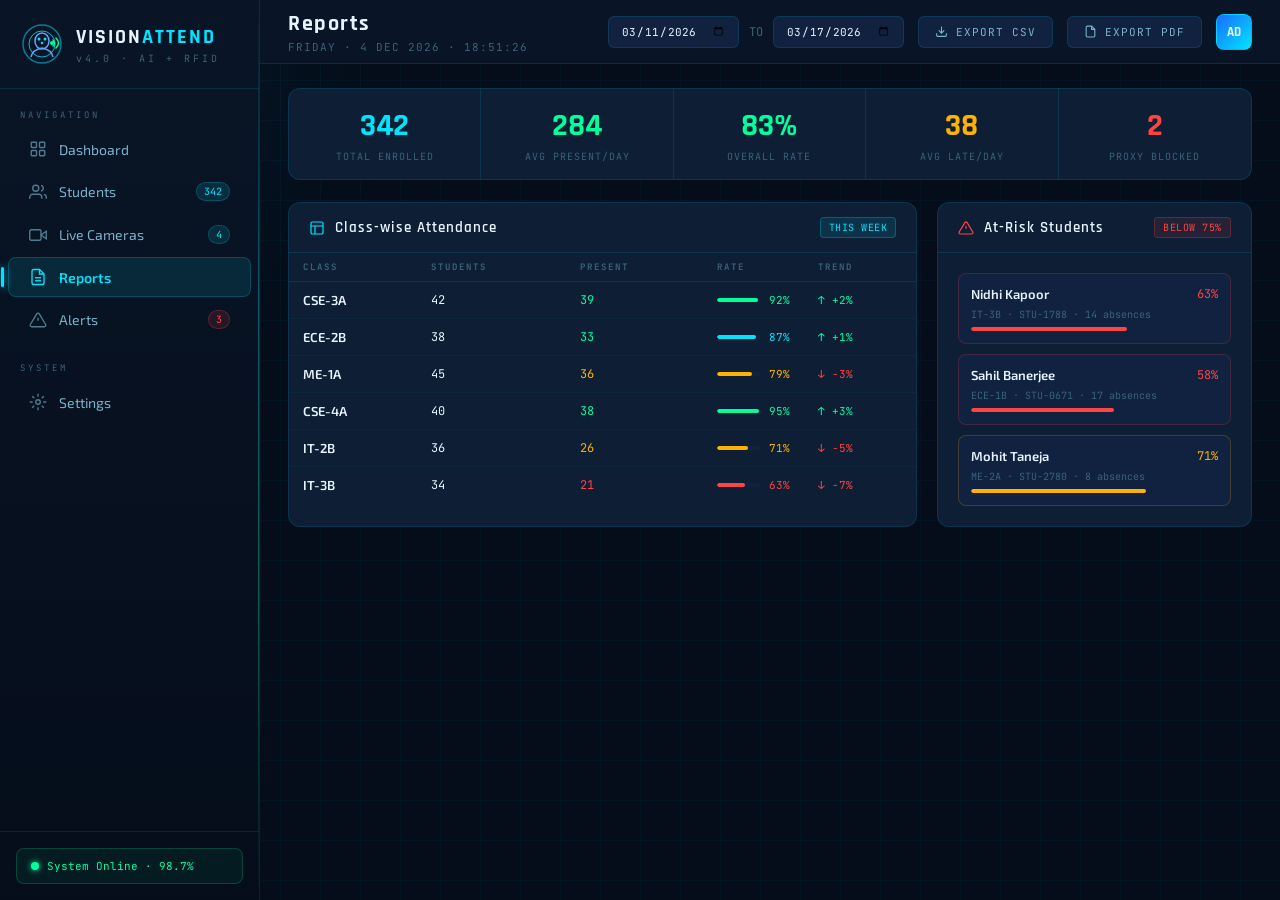
<file: visionattend/visionattend/pages/reports.html>
<!DOCTYPE html>
<html lang="en">
<head>
<meta charset="UTF-8"><meta name="viewport" content="width=device-width, initial-scale=1.0">
<title>VisionAttend 4.0 — Reports</title>
<link rel="stylesheet" href="../css/styles.css">
<style>
  body::before{content:'';position:fixed;inset:0;background-image:linear-gradient(rgba(0,229,255,0.03) 1px,transparent 1px),linear-gradient(90deg,rgba(0,229,255,0.03) 1px,transparent 1px);background-size:40px 40px;pointer-events:none;z-index:0;}
  .report-grid{display:grid;grid-template-columns:2fr 1fr;gap:20px;}
  .full-width{grid-column:1/-1;}
  .export-btn{display:inline-flex;align-items:center;gap:8px;padding:8px 16px;border-radius:6px;cursor:pointer;font-family:var(--font-mono);font-size:11px;letter-spacing:1px;border:1px solid var(--border);background:var(--bg-elevated);color:var(--text-secondary);transition:all .2s;}
  .export-btn:hover{border-color:var(--border-bright);color:var(--cyan);}
  table{width:100%;border-collapse:collapse;}
  th{font-family:var(--font-mono);font-size:9px;letter-spacing:2px;color:var(--text-muted);text-transform:uppercase;padding:8px 14px;text-align:left;border-bottom:1px solid var(--border);}
  td{padding:10px 14px;font-size:13px;border-bottom:1px solid rgba(0,229,255,0.04);}
  tr:hover td{background:rgba(0,229,255,0.03);}
  tr:last-child td{border-bottom:none;}
  .pct-bar{display:flex;align-items:center;gap:8px;}
  .pct-track{flex:1;height:4px;background:var(--bg-elevated);border-radius:2px;overflow:hidden;}
  .pct-fill{height:100%;border-radius:2px;}
  .summary-stat{text-align:center;padding:16px;}
  .summary-val{font-family:var(--font-display);font-size:32px;font-weight:700;}
  .summary-lbl{font-family:var(--font-mono);font-size:10px;color:var(--text-muted);letter-spacing:1px;margin-top:4px;}
  .date-range{display:flex;align-items:center;gap:10px;}
  .date-input{background:var(--bg-elevated);border:1px solid var(--border);border-radius:6px;padding:7px 12px;color:var(--text-primary);font-family:var(--font-mono);font-size:11px;outline:none;}
  .date-input:focus{border-color:var(--border-bright);}
</style>
</head>
<body>
<div class="app-shell">
  <aside class="sidebar">
    <div class="sidebar-logo">
      <div class="logo-icon"><svg viewBox="0 0 44 44" fill="none"><circle cx="22" cy="22" r="19" stroke="#00e5ff" stroke-width="1.5" opacity="0.5"/><circle cx="22" cy="22" r="13" stroke="#00e5ff" stroke-width="1" opacity="0.8"/><ellipse cx="22" cy="19" rx="7" ry="8" stroke="#60a5fa" stroke-width="1.5"/><path d="M11 35Q12 28 22 26Q32 28 33 35" stroke="#60a5fa" stroke-width="1.5"/><circle cx="19" cy="17" r="1.5" fill="#00e5ff"/><circle cx="25" cy="17" r="1.5" fill="#00e5ff"/><circle cx="22" cy="21" r="1.2" fill="#00e5ff"/><path d="M33 24Q36 21 33 18" stroke="#00ff9d" stroke-width="1.5" stroke-linecap="round"/><path d="M36 26Q41 21 36 16" stroke="#00ff9d" stroke-width="1.5" stroke-linecap="round"/><circle cx="32" cy="21" r="2" fill="#00ff9d"/></svg></div>
      <div class="logo-text"><div class="logo-name">VISION<span>ATTEND</span></div><div class="logo-ver">v4.0 · AI + RFID</div></div>
    </div>
    <div class="sidebar-section">Navigation</div>
    <nav>
      <a href="../dashboard.html" class="nav-item"><svg class="nav-icon" viewBox="0 0 24 24" fill="none" stroke="currentColor" stroke-width="1.8"><rect x="3" y="3" width="7" height="7" rx="1"/><rect x="14" y="3" width="7" height="7" rx="1"/><rect x="3" y="14" width="7" height="7" rx="1"/><rect x="14" y="14" width="7" height="7" rx="1"/></svg>Dashboard</a>
      <a href="students.html" class="nav-item"><svg class="nav-icon" viewBox="0 0 24 24" fill="none" stroke="currentColor" stroke-width="1.8"><path d="M17 21v-2a4 4 0 0 0-4-4H5a4 4 0 0 0-4 4v2"/><circle cx="9" cy="7" r="4"/><path d="M23 21v-2a4 4 0 0 0-3-3.87M16 3.13a4 4 0 0 1 0 7.75"/></svg>Students <span class="nav-badge cyan">342</span></a>
      <a href="cameras.html" class="nav-item"><svg class="nav-icon" viewBox="0 0 24 24" fill="none" stroke="currentColor" stroke-width="1.8"><path d="M23 7l-7 5 7 5V7z"/><rect x="1" y="5" width="15" height="14" rx="2"/></svg>Live Cameras <span class="nav-badge cyan">4</span></a>
      <a href="reports.html" class="nav-item active"><svg class="nav-icon" viewBox="0 0 24 24" fill="none" stroke="currentColor" stroke-width="1.8"><path d="M14 2H6a2 2 0 0 0-2 2v16a2 2 0 0 0 2 2h12a2 2 0 0 0 2-2V8z"/><polyline points="14,2 14,8 20,8"/><line x1="8" y1="13" x2="16" y2="13"/><line x1="8" y1="17" x2="16" y2="17"/></svg>Reports</a>
      <a href="alerts.html" class="nav-item"><svg class="nav-icon" viewBox="0 0 24 24" fill="none" stroke="currentColor" stroke-width="1.8"><path d="M10.29 3.86L1.82 18a2 2 0 0 0 1.71 3h16.94a2 2 0 0 0 1.71-3L13.71 3.86a2 2 0 0 0-3.42 0z"/><line x1="12" y1="9" x2="12" y2="13"/><line x1="12" y1="17" x2="12.01" y2="17"/></svg>Alerts <span class="nav-badge red">3</span></a>
      <div class="sidebar-section">System</div>
      <a href="settings.html" class="nav-item"><svg class="nav-icon" viewBox="0 0 24 24" fill="none" stroke="currentColor" stroke-width="1.8"><circle cx="12" cy="12" r="3"/><path d="M12 1v4M12 19v4M4.22 4.22l2.83 2.83M16.95 16.95l2.83 2.83M1 12h4M19 12h4M4.22 19.78l2.83-2.83M16.95 7.05l2.83-2.83"/></svg>Settings</a>
    </nav>
    <div class="sidebar-bottom"><div class="live-indicator"><div class="pulse-dot green"></div>System Online · 98.7%</div></div>
  </aside>

  <header class="topbar">
    <div><div class="topbar-title">Reports</div><div class="topbar-sub" id="live-clock"></div></div>
    <div class="topbar-spacer"></div>
    <div class="date-range">
      <input type="date" class="date-input" value="2026-03-11">
      <span style="color:var(--text-muted);font-family:var(--font-mono);font-size:12px">TO</span>
      <input type="date" class="date-input" value="2026-03-17">
    </div>
    <button class="export-btn" onclick="showToast('Exporting CSV...','success')">
      <svg width="13" height="13" viewBox="0 0 24 24" fill="none" stroke="currentColor" stroke-width="2"><path d="M21 15v4a2 2 0 0 1-2 2H5a2 2 0 0 1-2-2v-4"/><polyline points="7 10 12 15 17 10"/><line x1="12" y1="15" x2="12" y2="3"/></svg>
      EXPORT CSV
    </button>
    <button class="export-btn" onclick="showToast('Generating PDF...','info')">
      <svg width="13" height="13" viewBox="0 0 24 24" fill="none" stroke="currentColor" stroke-width="2"><path d="M14 2H6a2 2 0 0 0-2 2v16a2 2 0 0 0 2 2h12a2 2 0 0 0 2-2V8z"/><polyline points="14,2 14,8 20,8"/></svg>
      EXPORT PDF
    </button>
    <div class="avatar">AD</div>
  </header>

  <main class="main-content">
    <!-- Summary row -->
    <div class="panel full-width fade-up">
      <div style="display:grid;grid-template-columns:repeat(5,1fr);divide-x:1px solid var(--border)">
        <div class="summary-stat" style="border-right:1px solid var(--border)"><div class="summary-val" style="color:var(--cyan)">342</div><div class="summary-lbl">TOTAL ENROLLED</div></div>
        <div class="summary-stat" style="border-right:1px solid var(--border)"><div class="summary-val" style="color:var(--green)">284</div><div class="summary-lbl">AVG PRESENT/DAY</div></div>
        <div class="summary-stat" style="border-right:1px solid var(--border)"><div class="summary-val" style="color:var(--green)">83%</div><div class="summary-lbl">OVERALL RATE</div></div>
        <div class="summary-stat" style="border-right:1px solid var(--border)"><div class="summary-val" style="color:var(--amber)">38</div><div class="summary-lbl">AVG LATE/DAY</div></div>
        <div class="summary-stat"><div class="summary-val" style="color:var(--red)">2</div><div class="summary-lbl">PROXY BLOCKED</div></div>
      </div>
    </div>

    <div class="report-grid">
      <!-- Class-wise Table -->
      <div class="panel fade-up">
        <div class="panel-header">
          <svg width="16" height="16" viewBox="0 0 24 24" fill="none" stroke="#00e5ff" stroke-width="1.8"><rect x="3" y="3" width="18" height="18" rx="2"/><path d="M3 9h18M9 21V9"/></svg>
          <span class="panel-title">Class-wise Attendance</span>
          <span class="tag tag-cyan">THIS WEEK</span>
        </div>
        <table>
          <thead><tr><th>Class</th><th>Students</th><th>Present</th><th>Rate</th><th>Trend</th></tr></thead>
          <tbody>
            <tr><td style="font-weight:600">CSE-3A</td><td style="font-family:var(--font-mono);font-size:12px">42</td><td style="font-family:var(--font-mono);font-size:12px;color:var(--green)">39</td><td><div class="pct-bar"><div class="pct-track"><div class="pct-fill" style="width:92%;background:var(--green)"></div></div><span style="font-family:var(--font-mono);font-size:11px;color:var(--green)">92%</span></div></td><td style="color:var(--green);font-family:var(--font-mono);font-size:11px">↑ +2%</td></tr>
            <tr><td style="font-weight:600">ECE-2B</td><td style="font-family:var(--font-mono);font-size:12px">38</td><td style="font-family:var(--font-mono);font-size:12px;color:var(--green)">33</td><td><div class="pct-bar"><div class="pct-track"><div class="pct-fill" style="width:87%;background:var(--cyan)"></div></div><span style="font-family:var(--font-mono);font-size:11px;color:var(--cyan)">87%</span></div></td><td style="color:var(--green);font-family:var(--font-mono);font-size:11px">↑ +1%</td></tr>
            <tr><td style="font-weight:600">ME-1A</td><td style="font-family:var(--font-mono);font-size:12px">45</td><td style="font-family:var(--font-mono);font-size:12px;color:var(--amber)">36</td><td><div class="pct-bar"><div class="pct-track"><div class="pct-fill" style="width:79%;background:var(--amber)"></div></div><span style="font-family:var(--font-mono);font-size:11px;color:var(--amber)">79%</span></div></td><td style="color:var(--red);font-family:var(--font-mono);font-size:11px">↓ -3%</td></tr>
            <tr><td style="font-weight:600">CSE-4A</td><td style="font-family:var(--font-mono);font-size:12px">40</td><td style="font-family:var(--font-mono);font-size:12px;color:var(--green)">38</td><td><div class="pct-bar"><div class="pct-track"><div class="pct-fill" style="width:95%;background:var(--green)"></div></div><span style="font-family:var(--font-mono);font-size:11px;color:var(--green)">95%</span></div></td><td style="color:var(--green);font-family:var(--font-mono);font-size:11px">↑ +3%</td></tr>
            <tr><td style="font-weight:600">IT-2B</td><td style="font-family:var(--font-mono);font-size:12px">36</td><td style="font-family:var(--font-mono);font-size:12px;color:var(--amber)">26</td><td><div class="pct-bar"><div class="pct-track"><div class="pct-fill" style="width:71%;background:var(--amber)"></div></div><span style="font-family:var(--font-mono);font-size:11px;color:var(--amber)">71%</span></div></td><td style="color:var(--red);font-family:var(--font-mono);font-size:11px">↓ -5%</td></tr>
            <tr><td style="font-weight:600">IT-3B</td><td style="font-family:var(--font-mono);font-size:12px">34</td><td style="font-family:var(--font-mono);font-size:12px;color:var(--red)">21</td><td><div class="pct-bar"><div class="pct-track"><div class="pct-fill" style="width:63%;background:var(--red)"></div></div><span style="font-family:var(--font-mono);font-size:11px;color:var(--red)">63%</span></div></td><td style="color:var(--red);font-family:var(--font-mono);font-size:11px">↓ -7%</td></tr>
          </tbody>
        </table>
      </div>

      <!-- At-Risk Students -->
      <div class="panel fade-up">
        <div class="panel-header">
          <svg width="16" height="16" viewBox="0 0 24 24" fill="none" stroke="#ff4444" stroke-width="1.8"><path d="M10.29 3.86L1.82 18a2 2 0 0 0 1.71 3h16.94a2 2 0 0 0 1.71-3L13.71 3.86a2 2 0 0 0-3.42 0z"/><line x1="12" y1="9" x2="12" y2="13"/><line x1="12" y1="17" x2="12.01" y2="17"/></svg>
          <span class="panel-title">At-Risk Students</span>
          <span class="tag tag-red">BELOW 75%</span>
        </div>
        <div class="panel-body" style="display:flex;flex-direction:column;gap:10px">
          <div style="padding:12px;background:var(--bg-elevated);border-radius:8px;border:1px solid rgba(255,68,68,0.2)">
            <div style="display:flex;justify-content:space-between;margin-bottom:6px">
              <span style="font-weight:600;font-size:13px">Nidhi Kapoor</span>
              <span style="font-family:var(--font-mono);font-size:12px;color:var(--red)">63%</span>
            </div>
            <div style="font-family:var(--font-mono);font-size:10px;color:var(--text-muted)">IT-3B · STU-1788 · 14 absences</div>
            <div class="pct-track" style="margin-top:6px"><div class="pct-fill" style="width:63%;background:var(--red)"></div></div>
          </div>
          <div style="padding:12px;background:var(--bg-elevated);border-radius:8px;border:1px solid rgba(255,68,68,0.2)">
            <div style="display:flex;justify-content:space-between;margin-bottom:6px">
              <span style="font-weight:600;font-size:13px">Sahil Banerjee</span>
              <span style="font-family:var(--font-mono);font-size:12px;color:var(--red)">58%</span>
            </div>
            <div style="font-family:var(--font-mono);font-size:10px;color:var(--text-muted)">ECE-1B · STU-0671 · 17 absences</div>
            <div class="pct-track" style="margin-top:6px"><div class="pct-fill" style="width:58%;background:var(--red)"></div></div>
          </div>
          <div style="padding:12px;background:var(--bg-elevated);border-radius:8px;border:1px solid rgba(255,179,0,0.2)">
            <div style="display:flex;justify-content:space-between;margin-bottom:6px">
              <span style="font-weight:600;font-size:13px">Mohit Taneja</span>
              <span style="font-family:var(--font-mono);font-size:12px;color:var(--amber)">71%</span>
            </div>
            <div style="font-family:var(--font-mono);font-size:10px;color:var(--text-muted)">ME-2A · STU-2780 · 8 absences</div>
            <div class="pct-track" style="margin-top:6px"><div class="pct-fill" style="width:71%;background:var(--amber)"></div></div>
          </div>
        </div>
      </div>
    </div>
  </main>
</div>
<script src="../js/main.js"></script>
</body>
</html>
</file>
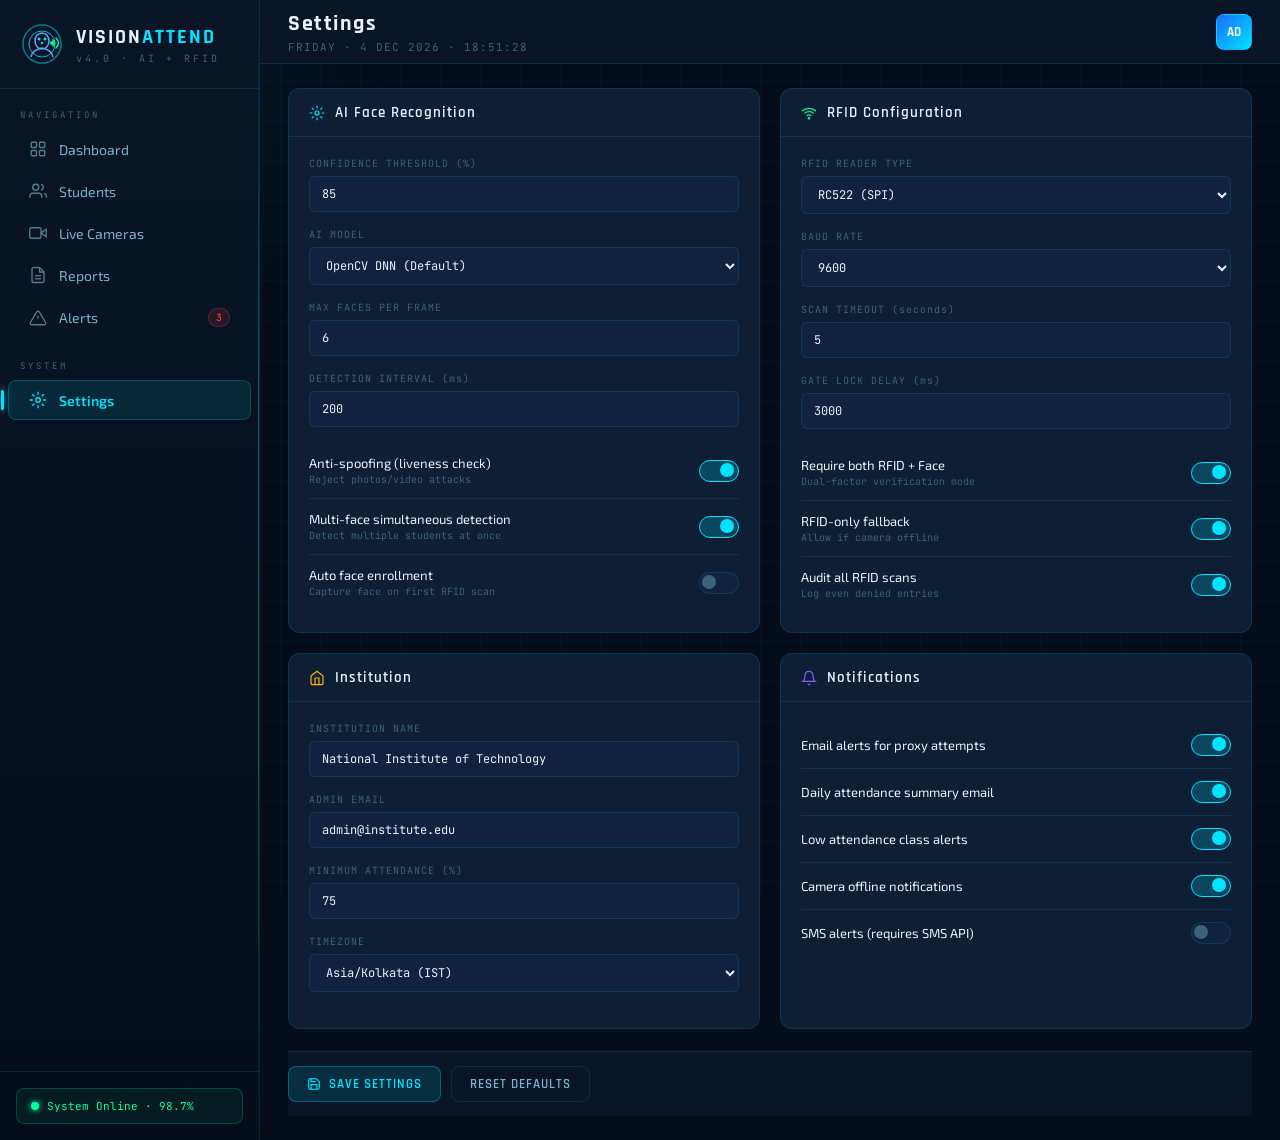
<file: visionattend/visionattend/pages/settings.html>
<!DOCTYPE html>
<html lang="en">
<head>
<meta charset="UTF-8"><meta name="viewport" content="width=device-width, initial-scale=1.0">
<title>VisionAttend 4.0 — Settings</title>
<link rel="stylesheet" href="../css/styles.css">
<style>
  body::before{content:'';position:fixed;inset:0;background-image:linear-gradient(rgba(0,229,255,0.03) 1px,transparent 1px),linear-gradient(90deg,rgba(0,229,255,0.03) 1px,transparent 1px);background-size:40px 40px;pointer-events:none;z-index:0;}
  .settings-grid{display:grid;grid-template-columns:1fr 1fr;gap:20px;}
  .form-row{margin-bottom:16px;}
  .form-label{font-family:var(--font-mono);font-size:10px;letter-spacing:1px;color:var(--text-muted);margin-bottom:6px;display:block;}
  .form-input{width:100%;padding:9px 12px;background:var(--bg-elevated);border:1px solid var(--border);border-radius:6px;color:var(--text-primary);font-family:var(--font-mono);font-size:12px;outline:none;transition:border-color .2s;}
  .form-input:focus{border-color:var(--border-bright);}
  select.form-input option{background:var(--bg-card);}
  .toggle-row{display:flex;justify-content:space-between;align-items:center;padding:12px 0;border-bottom:1px solid var(--border);}
  .toggle-row:last-child{border-bottom:none;}
  .toggle-label{font-size:13px;color:var(--text-primary);}
  .toggle-desc{font-family:var(--font-mono);font-size:10px;color:var(--text-muted);margin-top:2px;}
  .toggle{position:relative;width:40px;height:22px;flex-shrink:0;}
  .toggle input{opacity:0;width:0;height:0;position:absolute;}
  .toggle-track{position:absolute;inset:0;background:var(--bg-elevated);border:1px solid var(--border);border-radius:11px;cursor:pointer;transition:background .2s;}
  .toggle input:checked + .toggle-track{background:rgba(0,229,255,0.2);border-color:var(--cyan);}
  .toggle-knob{position:absolute;top:3px;left:3px;width:14px;height:14px;background:var(--text-muted);border-radius:50%;transition:transform .2s,background .2s;pointer-events:none;}
  .toggle input:checked ~ .toggle-knob{transform:translateX(18px);background:var(--cyan);}
  .save-bar{position:sticky;bottom:0;background:rgba(10,22,40,0.95);border-top:1px solid var(--border);padding:14px 0;display:flex;gap:10px;align-items:center;backdrop-filter:blur(8px);margin-top:auto;}
</style>
</head>
<body>
<div class="app-shell">
  <aside class="sidebar">
    <div class="sidebar-logo">
      <div class="logo-icon"><svg viewBox="0 0 44 44" fill="none"><circle cx="22" cy="22" r="19" stroke="#00e5ff" stroke-width="1.5" opacity="0.5"/><circle cx="22" cy="22" r="13" stroke="#00e5ff" stroke-width="1" opacity="0.8"/><ellipse cx="22" cy="19" rx="7" ry="8" stroke="#60a5fa" stroke-width="1.5"/><path d="M11 35Q12 28 22 26Q32 28 33 35" stroke="#60a5fa" stroke-width="1.5"/><circle cx="19" cy="17" r="1.5" fill="#00e5ff"/><circle cx="25" cy="17" r="1.5" fill="#00e5ff"/><circle cx="22" cy="21" r="1.2" fill="#00e5ff"/><path d="M33 24Q36 21 33 18" stroke="#00ff9d" stroke-width="1.5" stroke-linecap="round"/><path d="M36 26Q41 21 36 16" stroke="#00ff9d" stroke-width="1.5" stroke-linecap="round"/><circle cx="32" cy="21" r="2" fill="#00ff9d"/></svg></div>
      <div class="logo-text"><div class="logo-name">VISION<span>ATTEND</span></div><div class="logo-ver">v4.0 · AI + RFID</div></div>
    </div>
    <div class="sidebar-section">Navigation</div>
    <nav>
      <a href="../dashboard.html" class="nav-item"><svg class="nav-icon" viewBox="0 0 24 24" fill="none" stroke="currentColor" stroke-width="1.8"><rect x="3" y="3" width="7" height="7" rx="1"/><rect x="14" y="3" width="7" height="7" rx="1"/><rect x="3" y="14" width="7" height="7" rx="1"/><rect x="14" y="14" width="7" height="7" rx="1"/></svg>Dashboard</a>
      <a href="students.html" class="nav-item"><svg class="nav-icon" viewBox="0 0 24 24" fill="none" stroke="currentColor" stroke-width="1.8"><path d="M17 21v-2a4 4 0 0 0-4-4H5a4 4 0 0 0-4 4v2"/><circle cx="9" cy="7" r="4"/><path d="M23 21v-2a4 4 0 0 0-3-3.87M16 3.13a4 4 0 0 1 0 7.75"/></svg>Students</a>
      <a href="cameras.html" class="nav-item"><svg class="nav-icon" viewBox="0 0 24 24" fill="none" stroke="currentColor" stroke-width="1.8"><path d="M23 7l-7 5 7 5V7z"/><rect x="1" y="5" width="15" height="14" rx="2"/></svg>Live Cameras</a>
      <a href="reports.html" class="nav-item"><svg class="nav-icon" viewBox="0 0 24 24" fill="none" stroke="currentColor" stroke-width="1.8"><path d="M14 2H6a2 2 0 0 0-2 2v16a2 2 0 0 0 2 2h12a2 2 0 0 0 2-2V8z"/><polyline points="14,2 14,8 20,8"/><line x1="8" y1="13" x2="16" y2="13"/><line x1="8" y1="17" x2="16" y2="17"/></svg>Reports</a>
      <a href="alerts.html" class="nav-item"><svg class="nav-icon" viewBox="0 0 24 24" fill="none" stroke="currentColor" stroke-width="1.8"><path d="M10.29 3.86L1.82 18a2 2 0 0 0 1.71 3h16.94a2 2 0 0 0 1.71-3L13.71 3.86a2 2 0 0 0-3.42 0z"/><line x1="12" y1="9" x2="12" y2="13"/><line x1="12" y1="17" x2="12.01" y2="17"/></svg>Alerts <span class="nav-badge red">3</span></a>
      <div class="sidebar-section">System</div>
      <a href="settings.html" class="nav-item active"><svg class="nav-icon" viewBox="0 0 24 24" fill="none" stroke="currentColor" stroke-width="1.8"><circle cx="12" cy="12" r="3"/><path d="M12 1v4M12 19v4M4.22 4.22l2.83 2.83M16.95 16.95l2.83 2.83M1 12h4M19 12h4M4.22 19.78l2.83-2.83M16.95 7.05l2.83-2.83"/></svg>Settings</a>
    </nav>
    <div class="sidebar-bottom"><div class="live-indicator"><div class="pulse-dot green"></div>System Online · 98.7%</div></div>
  </aside>

  <header class="topbar">
    <div><div class="topbar-title">Settings</div><div class="topbar-sub" id="live-clock"></div></div>
    <div class="topbar-spacer"></div>
    <div class="avatar">AD</div>
  </header>

  <main class="main-content">
    <div class="settings-grid">

      <!-- AI Settings -->
      <div class="panel fade-up">
        <div class="panel-header">
          <svg width="16" height="16" viewBox="0 0 24 24" fill="none" stroke="#00e5ff" stroke-width="1.8"><circle cx="12" cy="12" r="3"/><path d="M12 1v4M12 19v4M4.22 4.22l2.83 2.83M16.95 16.95l2.83 2.83M1 12h4M19 12h4M4.22 19.78l2.83-2.83M16.95 7.05l2.83-2.83"/></svg>
          <span class="panel-title">AI Face Recognition</span>
        </div>
        <div class="panel-body">
          <div class="form-row"><label class="form-label">CONFIDENCE THRESHOLD (%)</label><input class="form-input" type="number" value="85" min="50" max="99"></div>
          <div class="form-row"><label class="form-label">AI MODEL</label><select class="form-input"><option>OpenCV DNN (Default)</option><option>face_recognition (dlib)</option><option>DeepFace</option></select></div>
          <div class="form-row"><label class="form-label">MAX FACES PER FRAME</label><input class="form-input" type="number" value="6" min="1" max="20"></div>
          <div class="form-row"><label class="form-label">DETECTION INTERVAL (ms)</label><input class="form-input" type="number" value="200" min="50"></div>
          <div>
            <div class="toggle-row">
              <div><div class="toggle-label">Anti-spoofing (liveness check)</div><div class="toggle-desc">Reject photos/video attacks</div></div>
              <label class="toggle"><input type="checkbox" checked><div class="toggle-track"></div><div class="toggle-knob"></div></label>
            </div>
            <div class="toggle-row">
              <div><div class="toggle-label">Multi-face simultaneous detection</div><div class="toggle-desc">Detect multiple students at once</div></div>
              <label class="toggle"><input type="checkbox" checked><div class="toggle-track"></div><div class="toggle-knob"></div></label>
            </div>
            <div class="toggle-row">
              <div><div class="toggle-label">Auto face enrollment</div><div class="toggle-desc">Capture face on first RFID scan</div></div>
              <label class="toggle"><input type="checkbox"><div class="toggle-track"></div><div class="toggle-knob"></div></label>
            </div>
          </div>
        </div>
      </div>

      <!-- RFID Settings -->
      <div class="panel fade-up">
        <div class="panel-header">
          <svg width="16" height="16" viewBox="0 0 24 24" fill="none" stroke="#00ff9d" stroke-width="1.8"><path d="M5 12.55a11 11 0 0 1 14.08 0"/><path d="M1.42 9a16 16 0 0 1 21.16 0"/><path d="M8.53 16.11a6 6 0 0 1 6.95 0"/><circle cx="12" cy="20" r="1"/></svg>
          <span class="panel-title">RFID Configuration</span>
        </div>
        <div class="panel-body">
          <div class="form-row"><label class="form-label">RFID READER TYPE</label><select class="form-input"><option>RC522 (SPI)</option><option>EM18 (UART)</option><option>PN532</option></select></div>
          <div class="form-row"><label class="form-label">BAUD RATE</label><select class="form-input"><option>9600</option><option>115200</option><option>57600</option></select></div>
          <div class="form-row"><label class="form-label">SCAN TIMEOUT (seconds)</label><input class="form-input" type="number" value="5" min="1" max="30"></div>
          <div class="form-row"><label class="form-label">GATE LOCK DELAY (ms)</label><input class="form-input" type="number" value="3000"></div>
          <div>
            <div class="toggle-row">
              <div><div class="toggle-label">Require both RFID + Face</div><div class="toggle-desc">Dual-factor verification mode</div></div>
              <label class="toggle"><input type="checkbox" checked><div class="toggle-track"></div><div class="toggle-knob"></div></label>
            </div>
            <div class="toggle-row">
              <div><div class="toggle-label">RFID-only fallback</div><div class="toggle-desc">Allow if camera offline</div></div>
              <label class="toggle"><input type="checkbox" checked><div class="toggle-track"></div><div class="toggle-knob"></div></label>
            </div>
            <div class="toggle-row">
              <div><div class="toggle-label">Audit all RFID scans</div><div class="toggle-desc">Log even denied entries</div></div>
              <label class="toggle"><input type="checkbox" checked><div class="toggle-track"></div><div class="toggle-knob"></div></label>
            </div>
          </div>
        </div>
      </div>

      <!-- Institution Settings -->
      <div class="panel fade-up">
        <div class="panel-header">
          <svg width="16" height="16" viewBox="0 0 24 24" fill="none" stroke="#ffb300" stroke-width="1.8"><path d="M3 9l9-7 9 7v11a2 2 0 0 1-2 2H5a2 2 0 0 1-2-2z"/><polyline points="9,22 9,12 15,12 15,22"/></svg>
          <span class="panel-title">Institution</span>
        </div>
        <div class="panel-body">
          <div class="form-row"><label class="form-label">INSTITUTION NAME</label><input class="form-input" type="text" value="National Institute of Technology"></div>
          <div class="form-row"><label class="form-label">ADMIN EMAIL</label><input class="form-input" type="email" value="admin@institute.edu"></div>
          <div class="form-row"><label class="form-label">MINIMUM ATTENDANCE (%)</label><input class="form-input" type="number" value="75" min="50" max="100"></div>
          <div class="form-row"><label class="form-label">TIMEZONE</label><select class="form-input"><option>Asia/Kolkata (IST)</option><option>UTC</option><option>America/New_York</option></select></div>
        </div>
      </div>

      <!-- Notifications -->
      <div class="panel fade-up">
        <div class="panel-header">
          <svg width="16" height="16" viewBox="0 0 24 24" fill="none" stroke="#8b5cf6" stroke-width="1.8"><path d="M18 8A6 6 0 0 0 6 8c0 7-3 9-3 9h18s-3-2-3-9M13.73 21a2 2 0 0 1-3.46 0"/></svg>
          <span class="panel-title">Notifications</span>
        </div>
        <div class="panel-body">
          <div>
            <div class="toggle-row">
              <div><div class="toggle-label">Email alerts for proxy attempts</div></div>
              <label class="toggle"><input type="checkbox" checked><div class="toggle-track"></div><div class="toggle-knob"></div></label>
            </div>
            <div class="toggle-row">
              <div><div class="toggle-label">Daily attendance summary email</div></div>
              <label class="toggle"><input type="checkbox" checked><div class="toggle-track"></div><div class="toggle-knob"></div></label>
            </div>
            <div class="toggle-row">
              <div><div class="toggle-label">Low attendance class alerts</div></div>
              <label class="toggle"><input type="checkbox" checked><div class="toggle-track"></div><div class="toggle-knob"></div></label>
            </div>
            <div class="toggle-row">
              <div><div class="toggle-label">Camera offline notifications</div></div>
              <label class="toggle"><input type="checkbox" checked><div class="toggle-track"></div><div class="toggle-knob"></div></label>
            </div>
            <div class="toggle-row">
              <div><div class="toggle-label">SMS alerts (requires SMS API)</div></div>
              <label class="toggle"><input type="checkbox"><div class="toggle-track"></div><div class="toggle-knob"></div></label>
            </div>
          </div>
        </div>
      </div>
    </div>

    <div class="save-bar">
      <button class="btn btn-primary" onclick="showToast('Settings saved successfully!','success')">
        <svg width="14" height="14" viewBox="0 0 24 24" fill="none" stroke="currentColor" stroke-width="2"><path d="M19 21H5a2 2 0 0 1-2-2V5a2 2 0 0 1 2-2h11l5 5v11a2 2 0 0 1-2 2z"/><polyline points="17,21 17,13 7,13 7,21"/><polyline points="7,3 7,8 15,8"/></svg>
        SAVE SETTINGS
      </button>
      <button class="btn btn-ghost" onclick="showToast('Settings reset to defaults','info')">RESET DEFAULTS</button>
    </div>
  </main>
</div>
<script src="../js/main.js"></script>
</body>
</html>
</file>
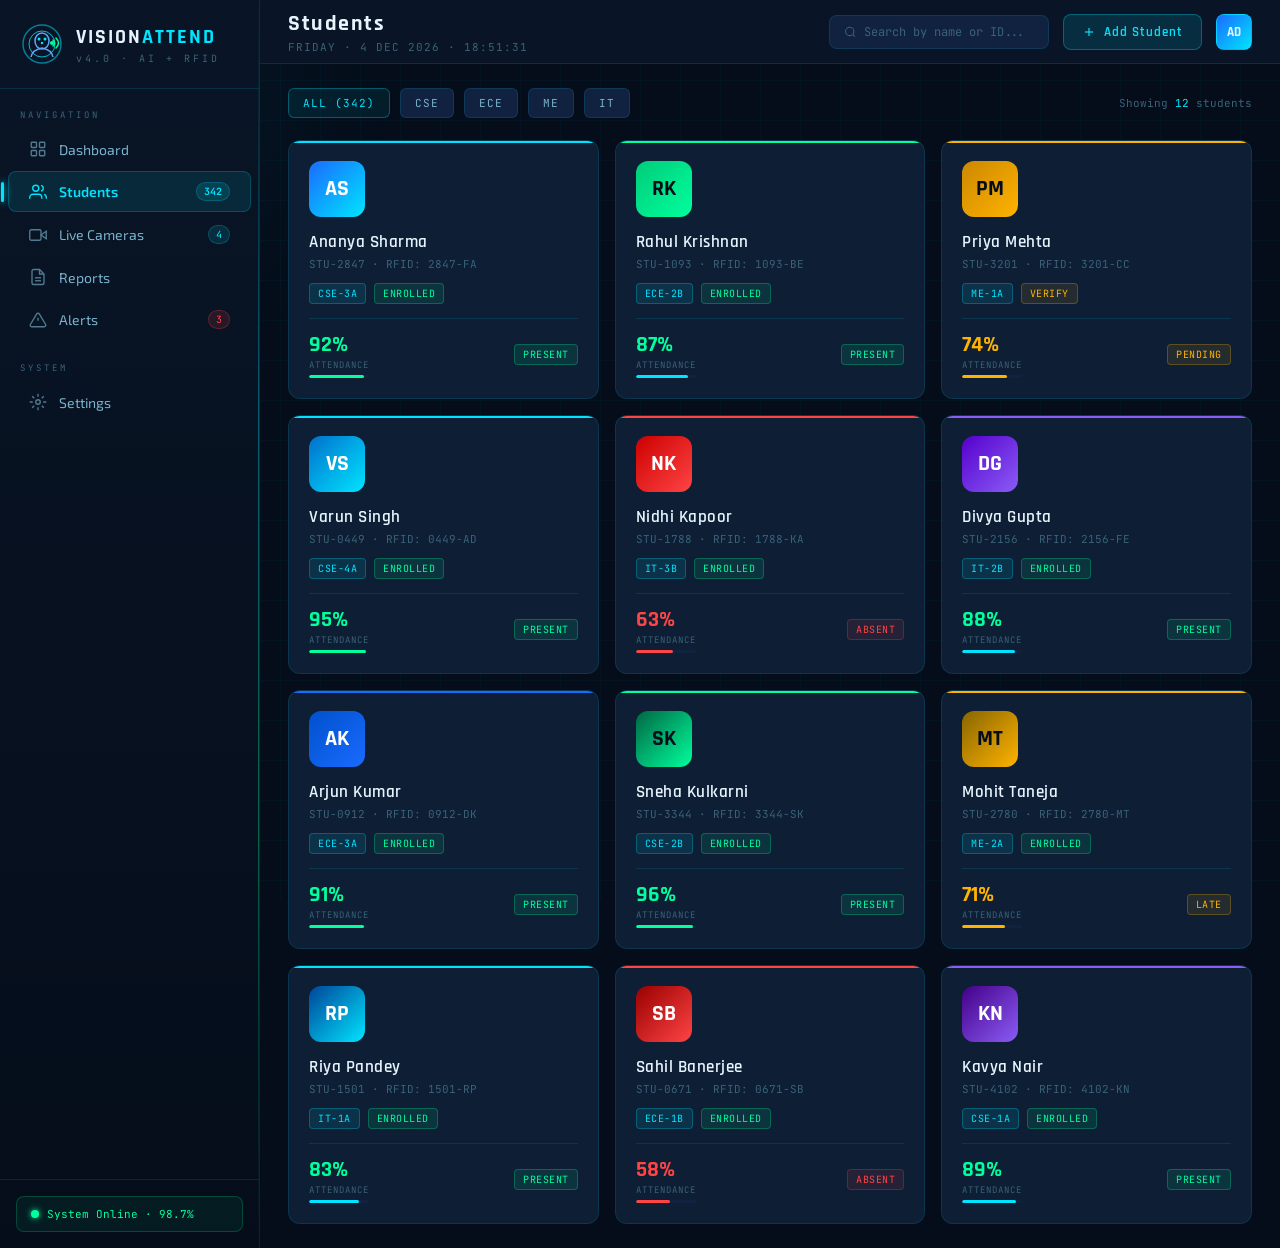
<file: visionattend/visionattend/pages/students.html>
<!DOCTYPE html>
<html lang="en">
<head>
<meta charset="UTF-8">
<meta name="viewport" content="width=device-width, initial-scale=1.0">
<title>VisionAttend 4.0 — Students</title>
<link rel="stylesheet" href="../css/styles.css">
<style>
  /* Reuse app-shell styles inline for standalone page */
  body::before {
    content:'';position:fixed;inset:0;
    background-image:linear-gradient(rgba(0,229,255,0.03) 1px,transparent 1px),linear-gradient(90deg,rgba(0,229,255,0.03) 1px,transparent 1px);
    background-size:40px 40px;pointer-events:none;z-index:0;
  }

  .filters {
    display:flex; gap:10px; align-items:center; flex-wrap:wrap;
  }
  .filter-btn {
    padding:7px 14px; border-radius:6px; cursor:pointer;
    font-family:var(--font-mono); font-size:11px; letter-spacing:1px;
    border:1px solid var(--border); background:var(--bg-elevated);
    color:var(--text-secondary); transition:all .2s;
  }
  .filter-btn:hover,.filter-btn.active {
    border-color:var(--border-bright); color:var(--cyan);
    background:rgba(0,229,255,0.08);
  }

  .student-grid {
    display:grid; grid-template-columns:repeat(auto-fill,minmax(240px,1fr)); gap:16px;
  }

  .student-card {
    background:var(--bg-card); border:1px solid var(--border);
    border-radius:12px; padding:20px; position:relative; overflow:hidden;
    transition:border-color .2s, transform .2s; cursor:pointer;
  }
  .student-card:hover { border-color:var(--border-bright); transform:translateY(-3px); }
  .student-card::before {
    content:''; position:absolute; top:0; left:0; right:0; height:2px;
    background:var(--card-accent, var(--cyan));
  }

  .student-card-avatar {
    width:56px; height:56px; border-radius:12px;
    display:flex; align-items:center; justify-content:center;
    font-family:var(--font-display); font-size:22px; font-weight:700;
    margin-bottom:14px;
  }

  .student-card-name {
    font-family:var(--font-display); font-size:17px; font-weight:600;
    letter-spacing:.5px; margin-bottom:4px;
  }
  .student-card-id {
    font-family:var(--font-mono); font-size:11px; color:var(--text-muted); margin-bottom:12px;
  }
  .student-card-meta {
    display:flex; gap:8px; flex-wrap:wrap; margin-bottom:14px;
  }
  .student-card-footer {
    display:flex; justify-content:space-between; align-items:center;
    padding-top:12px; border-top:1px solid var(--border);
  }
  .attendance-pct {
    font-family:var(--font-display); font-size:22px; font-weight:700;
  }
  .attendance-label { font-family:var(--font-mono); font-size:9px; color:var(--text-muted); letter-spacing:1px; }

  /* mini bar */
  .mini-bar {
    height:3px; background:var(--bg-elevated); border-radius:2px; overflow:hidden;
    margin-top:4px; width:60px;
  }
  .mini-bar-fill { height:100%; border-radius:2px; }

  /* Modal overlay */
  .modal-overlay {
    display:none; position:fixed; inset:0; background:rgba(5,13,26,0.85);
    z-index:100; align-items:center; justify-content:center; backdrop-filter:blur(4px);
  }
  .modal-overlay.open { display:flex; }
  .modal {
    background:var(--bg-card); border:1px solid var(--border-bright);
    border-radius:16px; padding:28px; width:440px; max-width:95vw;
    position:relative; animation:fadeUp .3s ease;
  }
  .modal-close {
    position:absolute; top:16px; right:16px; cursor:pointer;
    color:var(--text-muted); font-size:18px; transition:color .2s;
  }
  .modal-close:hover { color:var(--text-primary); }
  .modal-title { font-family:var(--font-display); font-size:20px; font-weight:700; margin-bottom:20px; }
  .form-row { margin-bottom:14px; }
  .form-label { font-family:var(--font-mono); font-size:10px; letter-spacing:1px; color:var(--text-muted); margin-bottom:6px; display:block; }
  .form-input {
    width:100%; padding:9px 12px;
    background:var(--bg-elevated); border:1px solid var(--border);
    border-radius:6px; color:var(--text-primary); font-family:var(--font-mono); font-size:12px;
    outline:none; transition:border-color .2s;
  }
  .form-input:focus { border-color:var(--border-bright); }
  .form-grid { display:grid; grid-template-columns:1fr 1fr; gap:12px; }
</style>
</head>
<body>
<div class="app-shell">
  <!-- SIDEBAR -->
  <aside class="sidebar">
    <div class="sidebar-logo">
      <div class="logo-icon">
        <svg viewBox="0 0 44 44" fill="none"><circle cx="22" cy="22" r="19" stroke="#00e5ff" stroke-width="1.5" opacity="0.5"/><circle cx="22" cy="22" r="13" stroke="#00e5ff" stroke-width="1" opacity="0.8"/><ellipse cx="22" cy="19" rx="7" ry="8" stroke="#60a5fa" stroke-width="1.5"/><path d="M11 35Q12 28 22 26Q32 28 33 35" stroke="#60a5fa" stroke-width="1.5"/><circle cx="19" cy="17" r="1.5" fill="#00e5ff"/><circle cx="25" cy="17" r="1.5" fill="#00e5ff"/><circle cx="22" cy="21" r="1.2" fill="#00e5ff"/><path d="M33 24Q36 21 33 18" stroke="#00ff9d" stroke-width="1.5" stroke-linecap="round"/><path d="M36 26Q41 21 36 16" stroke="#00ff9d" stroke-width="1.5" stroke-linecap="round"/><circle cx="32" cy="21" r="2" fill="#00ff9d"/></svg>
      </div>
      <div class="logo-text"><div class="logo-name">VISION<span>ATTEND</span></div><div class="logo-ver">v4.0 · AI + RFID</div></div>
    </div>
    <div class="sidebar-section">Navigation</div>
    <nav>
      <a href="../dashboard.html" class="nav-item" data-page="dashboard.html">
        <svg class="nav-icon" viewBox="0 0 24 24" fill="none" stroke="currentColor" stroke-width="1.8"><rect x="3" y="3" width="7" height="7" rx="1"/><rect x="14" y="3" width="7" height="7" rx="1"/><rect x="3" y="14" width="7" height="7" rx="1"/><rect x="14" y="14" width="7" height="7" rx="1"/></svg>
        Dashboard
      </a>
      <a href="students.html" class="nav-item active" data-page="students.html">
        <svg class="nav-icon" viewBox="0 0 24 24" fill="none" stroke="currentColor" stroke-width="1.8"><path d="M17 21v-2a4 4 0 0 0-4-4H5a4 4 0 0 0-4 4v2"/><circle cx="9" cy="7" r="4"/><path d="M23 21v-2a4 4 0 0 0-3-3.87M16 3.13a4 4 0 0 1 0 7.75"/></svg>
        Students <span class="nav-badge cyan">342</span>
      </a>
      <a href="cameras.html" class="nav-item" data-page="cameras.html">
        <svg class="nav-icon" viewBox="0 0 24 24" fill="none" stroke="currentColor" stroke-width="1.8"><path d="M23 7l-7 5 7 5V7z"/><rect x="1" y="5" width="15" height="14" rx="2"/></svg>
        Live Cameras <span class="nav-badge cyan">4</span>
      </a>
      <a href="reports.html" class="nav-item" data-page="reports.html">
        <svg class="nav-icon" viewBox="0 0 24 24" fill="none" stroke="currentColor" stroke-width="1.8"><path d="M14 2H6a2 2 0 0 0-2 2v16a2 2 0 0 0 2 2h12a2 2 0 0 0 2-2V8z"/><polyline points="14,2 14,8 20,8"/><line x1="8" y1="13" x2="16" y2="13"/><line x1="8" y1="17" x2="16" y2="17"/></svg>
        Reports
      </a>
      <a href="alerts.html" class="nav-item" data-page="alerts.html">
        <svg class="nav-icon" viewBox="0 0 24 24" fill="none" stroke="currentColor" stroke-width="1.8"><path d="M10.29 3.86L1.82 18a2 2 0 0 0 1.71 3h16.94a2 2 0 0 0 1.71-3L13.71 3.86a2 2 0 0 0-3.42 0z"/><line x1="12" y1="9" x2="12" y2="13"/><line x1="12" y1="17" x2="12.01" y2="17"/></svg>
        Alerts <span class="nav-badge red">3</span>
      </a>
      <div class="sidebar-section">System</div>
      <a href="settings.html" class="nav-item">
        <svg class="nav-icon" viewBox="0 0 24 24" fill="none" stroke="currentColor" stroke-width="1.8"><circle cx="12" cy="12" r="3"/><path d="M12 1v4M12 19v4M4.22 4.22l2.83 2.83M16.95 16.95l2.83 2.83M1 12h4M19 12h4M4.22 19.78l2.83-2.83M16.95 7.05l2.83-2.83"/></svg>
        Settings
      </a>
    </nav>
    <div class="sidebar-bottom">
      <div class="live-indicator"><div class="pulse-dot green"></div>System Online · 98.7%</div>
    </div>
  </aside>

  <!-- TOPBAR -->
  <header class="topbar">
    <div><div class="topbar-title">Students</div><div class="topbar-sub" id="live-clock"></div></div>
    <div class="topbar-spacer"></div>
    <div class="search-bar">
      <svg width="14" height="14" viewBox="0 0 24 24" fill="none" stroke="#3a6278" stroke-width="2"><circle cx="11" cy="11" r="8"/><line x1="21" y1="21" x2="16.65" y2="16.65"/></svg>
      <input type="text" placeholder="Search by name or ID..." id="searchInput" oninput="filterStudents()">
    </div>
    <button class="btn btn-primary" onclick="document.getElementById('addModal').classList.add('open')" style="white-space:nowrap">
      <svg width="14" height="14" viewBox="0 0 24 24" fill="none" stroke="currentColor" stroke-width="2"><line x1="12" y1="5" x2="12" y2="19"/><line x1="5" y1="12" x2="19" y2="12"/></svg>
      Add Student
    </button>
    <div class="avatar">AD</div>
  </header>

  <!-- MAIN -->
  <main class="main-content">
    <!-- Filters row -->
    <div style="display:flex;justify-content:space-between;align-items:center;flex-wrap:wrap;gap:12px">
      <div class="filters">
        <button class="filter-btn active" onclick="setFilter(this,'all')">ALL (342)</button>
        <button class="filter-btn" onclick="setFilter(this,'cse')">CSE</button>
        <button class="filter-btn" onclick="setFilter(this,'ece')">ECE</button>
        <button class="filter-btn" onclick="setFilter(this,'me')">ME</button>
        <button class="filter-btn" onclick="setFilter(this,'it')">IT</button>
      </div>
      <div style="font-family:var(--font-mono);font-size:11px;color:var(--text-muted)">
        Showing <span id="countDisplay" style="color:var(--cyan)">12</span> students
      </div>
    </div>

    <!-- Student Cards Grid -->
    <div class="student-grid" id="studentGrid">

      <div class="student-card fade-up" data-dept="cse" style="--card-accent:#00e5ff">
        <div class="student-card-avatar" style="background:linear-gradient(135deg,#1a6bff,#00e5ff);color:#fff">AS</div>
        <div class="student-card-name">Ananya Sharma</div>
        <div class="student-card-id">STU-2847 · RFID: 2847-FA</div>
        <div class="student-card-meta">
          <span class="tag tag-cyan">CSE-3A</span>
          <span class="tag tag-green">ENROLLED</span>
        </div>
        <div class="student-card-footer">
          <div><div class="attendance-pct" style="color:var(--green)">92%</div><div class="attendance-label">ATTENDANCE</div><div class="mini-bar"><div class="mini-bar-fill" style="width:92%;background:var(--green)"></div></div></div>
          <span class="tag tag-green">PRESENT</span>
        </div>
      </div>

      <div class="student-card fade-up" data-dept="ece" style="--card-accent:#00ff9d">
        <div class="student-card-avatar" style="background:linear-gradient(135deg,#00cc7a,#00ff9d);color:#050d1a">RK</div>
        <div class="student-card-name">Rahul Krishnan</div>
        <div class="student-card-id">STU-1093 · RFID: 1093-BE</div>
        <div class="student-card-meta">
          <span class="tag tag-cyan">ECE-2B</span>
          <span class="tag tag-green">ENROLLED</span>
        </div>
        <div class="student-card-footer">
          <div><div class="attendance-pct" style="color:var(--green)">87%</div><div class="attendance-label">ATTENDANCE</div><div class="mini-bar"><div class="mini-bar-fill" style="width:87%;background:var(--cyan)"></div></div></div>
          <span class="tag tag-green">PRESENT</span>
        </div>
      </div>

      <div class="student-card fade-up" data-dept="me" style="--card-accent:#ffb300">
        <div class="student-card-avatar" style="background:linear-gradient(135deg,#cc8800,#ffb300);color:#050d1a">PM</div>
        <div class="student-card-name">Priya Mehta</div>
        <div class="student-card-id">STU-3201 · RFID: 3201-CC</div>
        <div class="student-card-meta">
          <span class="tag tag-cyan">ME-1A</span>
          <span class="tag tag-amber">VERIFY</span>
        </div>
        <div class="student-card-footer">
          <div><div class="attendance-pct" style="color:var(--amber)">74%</div><div class="attendance-label">ATTENDANCE</div><div class="mini-bar"><div class="mini-bar-fill" style="width:74%;background:var(--amber)"></div></div></div>
          <span class="tag tag-amber">PENDING</span>
        </div>
      </div>

      <div class="student-card fade-up" data-dept="cse" style="--card-accent:#00e5ff">
        <div class="student-card-avatar" style="background:linear-gradient(135deg,#0070cc,#00e5ff);color:#fff">VS</div>
        <div class="student-card-name">Varun Singh</div>
        <div class="student-card-id">STU-0449 · RFID: 0449-AD</div>
        <div class="student-card-meta">
          <span class="tag tag-cyan">CSE-4A</span>
          <span class="tag tag-green">ENROLLED</span>
        </div>
        <div class="student-card-footer">
          <div><div class="attendance-pct" style="color:var(--green)">95%</div><div class="attendance-label">ATTENDANCE</div><div class="mini-bar"><div class="mini-bar-fill" style="width:95%;background:var(--green)"></div></div></div>
          <span class="tag tag-green">PRESENT</span>
        </div>
      </div>

      <div class="student-card fade-up" data-dept="it" style="--card-accent:#ff4444">
        <div class="student-card-avatar" style="background:linear-gradient(135deg,#cc0000,#ff4444);color:#fff">NK</div>
        <div class="student-card-name">Nidhi Kapoor</div>
        <div class="student-card-id">STU-1788 · RFID: 1788-KA</div>
        <div class="student-card-meta">
          <span class="tag tag-cyan">IT-3B</span>
          <span class="tag tag-green">ENROLLED</span>
        </div>
        <div class="student-card-footer">
          <div><div class="attendance-pct" style="color:var(--red)">63%</div><div class="attendance-label">ATTENDANCE</div><div class="mini-bar"><div class="mini-bar-fill" style="width:63%;background:var(--red)"></div></div></div>
          <span class="tag tag-red">ABSENT</span>
        </div>
      </div>

      <div class="student-card fade-up" data-dept="it" style="--card-accent:#8b5cf6">
        <div class="student-card-avatar" style="background:linear-gradient(135deg,#5500cc,#8b5cf6);color:#fff">DG</div>
        <div class="student-card-name">Divya Gupta</div>
        <div class="student-card-id">STU-2156 · RFID: 2156-FE</div>
        <div class="student-card-meta">
          <span class="tag tag-cyan">IT-2B</span>
          <span class="tag tag-green">ENROLLED</span>
        </div>
        <div class="student-card-footer">
          <div><div class="attendance-pct" style="color:var(--green)">88%</div><div class="attendance-label">ATTENDANCE</div><div class="mini-bar"><div class="mini-bar-fill" style="width:88%;background:var(--cyan)"></div></div></div>
          <span class="tag tag-green">PRESENT</span>
        </div>
      </div>

      <div class="student-card fade-up" data-dept="ece" style="--card-accent:#1a6bff">
        <div class="student-card-avatar" style="background:linear-gradient(135deg,#0050cc,#1a6bff);color:#fff">AK</div>
        <div class="student-card-name">Arjun Kumar</div>
        <div class="student-card-id">STU-0912 · RFID: 0912-DK</div>
        <div class="student-card-meta">
          <span class="tag tag-cyan">ECE-3A</span>
          <span class="tag tag-green">ENROLLED</span>
        </div>
        <div class="student-card-footer">
          <div><div class="attendance-pct" style="color:var(--green)">91%</div><div class="attendance-label">ATTENDANCE</div><div class="mini-bar"><div class="mini-bar-fill" style="width:91%;background:var(--green)"></div></div></div>
          <span class="tag tag-green">PRESENT</span>
        </div>
      </div>

      <div class="student-card fade-up" data-dept="cse" style="--card-accent:#00ff9d">
        <div class="student-card-avatar" style="background:linear-gradient(135deg,#006644,#00ff9d);color:#050d1a">SK</div>
        <div class="student-card-name">Sneha Kulkarni</div>
        <div class="student-card-id">STU-3344 · RFID: 3344-SK</div>
        <div class="student-card-meta">
          <span class="tag tag-cyan">CSE-2B</span>
          <span class="tag tag-green">ENROLLED</span>
        </div>
        <div class="student-card-footer">
          <div><div class="attendance-pct" style="color:var(--green)">96%</div><div class="attendance-label">ATTENDANCE</div><div class="mini-bar"><div class="mini-bar-fill" style="width:96%;background:var(--green)"></div></div></div>
          <span class="tag tag-green">PRESENT</span>
        </div>
      </div>

      <div class="student-card fade-up" data-dept="me" style="--card-accent:#ffb300">
        <div class="student-card-avatar" style="background:linear-gradient(135deg,#886600,#ffb300);color:#050d1a">MT</div>
        <div class="student-card-name">Mohit Taneja</div>
        <div class="student-card-id">STU-2780 · RFID: 2780-MT</div>
        <div class="student-card-meta">
          <span class="tag tag-cyan">ME-2A</span>
          <span class="tag tag-green">ENROLLED</span>
        </div>
        <div class="student-card-footer">
          <div><div class="attendance-pct" style="color:var(--amber)">71%</div><div class="attendance-label">ATTENDANCE</div><div class="mini-bar"><div class="mini-bar-fill" style="width:71%;background:var(--amber)"></div></div></div>
          <span class="tag tag-amber">LATE</span>
        </div>
      </div>

      <div class="student-card fade-up" data-dept="it" style="--card-accent:#00e5ff">
        <div class="student-card-avatar" style="background:linear-gradient(135deg,#004499,#00e5ff);color:#fff">RP</div>
        <div class="student-card-name">Riya Pandey</div>
        <div class="student-card-id">STU-1501 · RFID: 1501-RP</div>
        <div class="student-card-meta">
          <span class="tag tag-cyan">IT-1A</span>
          <span class="tag tag-green">ENROLLED</span>
        </div>
        <div class="student-card-footer">
          <div><div class="attendance-pct" style="color:var(--green)">83%</div><div class="attendance-label">ATTENDANCE</div><div class="mini-bar"><div class="mini-bar-fill" style="width:83%;background:var(--cyan)"></div></div></div>
          <span class="tag tag-green">PRESENT</span>
        </div>
      </div>

      <div class="student-card fade-up" data-dept="ece" style="--card-accent:#ff4444">
        <div class="student-card-avatar" style="background:linear-gradient(135deg,#990000,#ff4444);color:#fff">SB</div>
        <div class="student-card-name">Sahil Banerjee</div>
        <div class="student-card-id">STU-0671 · RFID: 0671-SB</div>
        <div class="student-card-meta">
          <span class="tag tag-cyan">ECE-1B</span>
          <span class="tag tag-green">ENROLLED</span>
        </div>
        <div class="student-card-footer">
          <div><div class="attendance-pct" style="color:var(--red)">58%</div><div class="attendance-label">ATTENDANCE</div><div class="mini-bar"><div class="mini-bar-fill" style="width:58%;background:var(--red)"></div></div></div>
          <span class="tag tag-red">ABSENT</span>
        </div>
      </div>

      <div class="student-card fade-up" data-dept="cse" style="--card-accent:#8b5cf6">
        <div class="student-card-avatar" style="background:linear-gradient(135deg,#440088,#8b5cf6);color:#fff">KN</div>
        <div class="student-card-name">Kavya Nair</div>
        <div class="student-card-id">STU-4102 · RFID: 4102-KN</div>
        <div class="student-card-meta">
          <span class="tag tag-cyan">CSE-1A</span>
          <span class="tag tag-green">ENROLLED</span>
        </div>
        <div class="student-card-footer">
          <div><div class="attendance-pct" style="color:var(--green)">89%</div><div class="attendance-label">ATTENDANCE</div><div class="mini-bar"><div class="mini-bar-fill" style="width:89%;background:var(--cyan)"></div></div></div>
          <span class="tag tag-green">PRESENT</span>
        </div>
      </div>

    </div>
  </main>
</div>

<!-- ADD STUDENT MODAL -->
<div class="modal-overlay" id="addModal">
  <div class="modal">
    <div class="modal-close" onclick="document.getElementById('addModal').classList.remove('open')">✕</div>
    <div class="modal-title">Register New Student</div>
    <div class="form-grid">
      <div class="form-row"><label class="form-label">FIRST NAME</label><input class="form-input" type="text" placeholder="e.g. Ananya"></div>
      <div class="form-row"><label class="form-label">LAST NAME</label><input class="form-input" type="text" placeholder="e.g. Sharma"></div>
    </div>
    <div class="form-grid">
      <div class="form-row"><label class="form-label">STUDENT ID</label><input class="form-input" type="text" placeholder="STU-XXXX"></div>
      <div class="form-row"><label class="form-label">RFID TAG</label><input class="form-input" type="text" placeholder="XXXX-XX"></div>
    </div>
    <div class="form-grid">
      <div class="form-row"><label class="form-label">DEPARTMENT</label>
        <select class="form-input"><option>CSE</option><option>ECE</option><option>ME</option><option>IT</option></select>
      </div>
      <div class="form-row"><label class="form-label">SECTION</label><input class="form-input" type="text" placeholder="e.g. 3A"></div>
    </div>
    <div class="form-row"><label class="form-label">EMAIL</label><input class="form-input" type="email" placeholder="student@institute.edu"></div>
    <div style="display:flex;gap:10px;margin-top:8px">
      <button class="btn btn-primary" style="flex:1" onclick="document.getElementById('addModal').classList.remove('open');showToast('Student registered successfully!','success')">REGISTER STUDENT</button>
      <button class="btn btn-ghost" onclick="document.getElementById('addModal').classList.remove('open')">CANCEL</button>
    </div>
  </div>
</div>

<script src="../js/main.js"></script>
<script>
  function setFilter(btn, dept) {
    document.querySelectorAll('.filter-btn').forEach(b => b.classList.remove('active'));
    btn.classList.add('active');
    const cards = document.querySelectorAll('.student-card');
    let count = 0;
    cards.forEach(c => {
      const show = dept === 'all' || c.dataset.dept === dept;
      c.style.display = show ? '' : 'none';
      if (show) count++;
    });
    document.getElementById('countDisplay').textContent = count;
  }

  function filterStudents() {
    const q = document.getElementById('searchInput').value.toLowerCase();
    const cards = document.querySelectorAll('.student-card');
    let count = 0;
    cards.forEach(c => {
      const text = c.textContent.toLowerCase();
      const show = text.includes(q);
      c.style.display = show ? '' : 'none';
      if (show) count++;
    });
    document.getElementById('countDisplay').textContent = count;
  }
</script>
</body>
</html>
</file>
<file: visionattend/visionattend/css/styles.css>
/* ============================================
   VisionAttend 4.0 — Global Styles
   ============================================ */

@import url('https://fonts.googleapis.com/css2?family=Rajdhani:wght@400;500;600;700&family=JetBrains+Mono:wght@300;400;500;700&family=Exo+2:wght@300;400;600;800&display=swap');

:root {
  --bg-base:     #050d1a;
  --bg-surface:  #0a1628;
  --bg-card:     #0d1e35;
  --bg-elevated: #112240;
  --cyan:        #00e5ff;
  --cyan-dim:    #00b8cc;
  --cyan-glow:   rgba(0,229,255,0.15);
  --green:       #00ff9d;
  --green-dim:   #00cc7a;
  --green-glow:  rgba(0,255,157,0.12);
  --blue:        #1a6bff;
  --amber:       #ffb300;
  --red:         #ff4444;
  --text-primary:   #e8f4fd;
  --text-secondary: #7ab3cc;
  --text-muted:     #3a6278;
  --border:         rgba(0,229,255,0.12);
  --border-bright:  rgba(0,229,255,0.3);
  --font-display: 'Rajdhani', sans-serif;
  --font-mono:    'JetBrains Mono', monospace;
  --font-body:    'Exo 2', sans-serif;
  --radius:       8px;
  --radius-lg:    12px;
}

*, *::before, *::after { margin:0; padding:0; box-sizing:border-box; }

html { scroll-behavior: smooth; }

body {
  background: var(--bg-base);
  color: var(--text-primary);
  font-family: var(--font-body);
  min-height: 100vh;
  overflow-x: hidden;
}

/* Grid bg */
body::before {
  content: '';
  position: fixed;
  inset: 0;
  background-image:
    linear-gradient(rgba(0,229,255,0.03) 1px, transparent 1px),
    linear-gradient(90deg, rgba(0,229,255,0.03) 1px, transparent 1px);
  background-size: 40px 40px;
  pointer-events: none;
  z-index: 0;
}

/* Ambient orb */
body::after {
  content: '';
  position: fixed;
  top: -200px; left: -200px;
  width: 600px; height: 600px;
  background: radial-gradient(circle, rgba(0,229,255,0.05) 0%, transparent 70%);
  pointer-events: none;
  z-index: 0;
  animation: floatOrb 10s ease-in-out infinite;
}

/* ---- Utility ---- */
.z1 { position: relative; z-index: 1; }
.flex { display: flex; }
.flex-center { display: flex; align-items: center; justify-content: center; }
.flex-between { display: flex; align-items: center; justify-content: space-between; }
.gap-8  { gap: 8px; }
.gap-12 { gap: 12px; }
.gap-16 { gap: 16px; }
.gap-20 { gap: 20px; }
.mt-auto { margin-top: auto; }

/* ---- Scrollbar ---- */
::-webkit-scrollbar { width: 4px; height: 4px; }
::-webkit-scrollbar-track { background: transparent; }
::-webkit-scrollbar-thumb { background: var(--border); border-radius: 2px; }

/* ---- Panel ---- */
.panel {
  background: var(--bg-card);
  border: 1px solid var(--border);
  border-radius: var(--radius-lg);
  overflow: hidden;
}

.panel-header {
  display: flex;
  align-items: center;
  gap: 10px;
  padding: 14px 20px;
  border-bottom: 1px solid var(--border);
}

.panel-title {
  font-family: var(--font-display);
  font-size: 15px;
  font-weight: 600;
  letter-spacing: 1px;
  flex: 1;
}

.panel-body { padding: 20px; }

/* ---- Tags / Badges ---- */
.tag {
  font-family: var(--font-mono);
  font-size: 10px;
  padding: 3px 8px;
  border-radius: 4px;
  letter-spacing: 0.5px;
  border: 1px solid;
}
.tag-cyan  { background: rgba(0,229,255,0.1); color: var(--cyan);  border-color: rgba(0,229,255,0.25); }
.tag-green { background: rgba(0,255,157,0.1); color: var(--green); border-color: rgba(0,255,157,0.25); }
.tag-amber { background: rgba(255,179,0,0.1); color: var(--amber); border-color: rgba(255,179,0,0.25); }
.tag-red   { background: rgba(255,68,68,0.1); color: var(--red);   border-color: rgba(255,68,68,0.25); }

/* ---- Buttons ---- */
.btn {
  display: inline-flex;
  align-items: center;
  gap: 8px;
  padding: 9px 18px;
  border-radius: var(--radius);
  font-family: var(--font-display);
  font-size: 13px;
  font-weight: 600;
  letter-spacing: 1px;
  cursor: pointer;
  transition: all 0.2s;
  border: 1px solid transparent;
  text-decoration: none;
}
.btn-primary {
  background: rgba(0,229,255,0.12);
  color: var(--cyan);
  border-color: rgba(0,229,255,0.3);
}
.btn-primary:hover { background: rgba(0,229,255,0.2); box-shadow: 0 0 16px rgba(0,229,255,0.15); }

.btn-ghost {
  background: transparent;
  color: var(--text-secondary);
  border-color: var(--border);
}
.btn-ghost:hover { color: var(--text-primary); border-color: var(--border-bright); }

/* ---- Animations ---- */
@keyframes floatOrb {
  0%,100% { transform: translate(0,0); }
  50%      { transform: translate(60px,40px); }
}
@keyframes pulse {
  0%,100% { opacity:1; transform:scale(1); }
  50%      { opacity:0.5; transform:scale(0.85); }
}
@keyframes fadeUp {
  from { opacity:0; transform:translateY(16px); }
  to   { opacity:1; transform:translateY(0); }
}
@keyframes slideIn {
  from { opacity:0; transform:translateX(-12px); }
  to   { opacity:1; transform:translateX(0); }
}

.fade-up { animation: fadeUp 0.5s ease both; }
.fade-up:nth-child(1) { animation-delay:.05s; }
.fade-up:nth-child(2) { animation-delay:.1s; }
.fade-up:nth-child(3) { animation-delay:.15s; }
.fade-up:nth-child(4) { animation-delay:.2s; }
.fade-up:nth-child(5) { animation-delay:.25s; }

/* ---- Pulse dot ---- */
.pulse-dot {
  width: 8px; height: 8px;
  border-radius: 50%;
  animation: pulse 1.5s ease-in-out infinite;
  flex-shrink: 0;
}
.pulse-dot.green { background: var(--green); box-shadow: 0 0 6px var(--green); }
.pulse-dot.cyan  { background: var(--cyan);  box-shadow: 0 0 6px var(--cyan); }
.pulse-dot.red   { background: var(--red);   box-shadow: 0 0 6px var(--red); }

/* ---- App Shell ---- */
.app-shell {
  display: grid;
  grid-template-columns: 260px 1fr;
  grid-template-rows: 64px 1fr;
  min-height: 100vh;
  position: relative;
  z-index: 1;
}

/* ---- Sidebar ---- */
.sidebar {
  grid-row: 1 / -1;
  background: linear-gradient(180deg, #091526 0%, #050d1a 100%);
  border-right: 1px solid var(--border);
  display: flex;
  flex-direction: column;
  position: relative;
  overflow: hidden;
}
.sidebar::after {
  content: '';
  position: absolute;
  top:0; right:0;
  width:1px; height:100%;
  background: linear-gradient(180deg, transparent, var(--cyan), var(--green), transparent);
  opacity: 0.35;
}

.sidebar-logo {
  padding: 22px 20px;
  border-bottom: 1px solid var(--border);
  display: flex;
  align-items: center;
  gap: 12px;
}
.logo-icon { width:44px; height:44px; flex-shrink:0; }
.logo-icon svg { width:100%; height:100%; }
.logo-name { font-family: var(--font-display); font-size:20px; font-weight:700; letter-spacing:2px; }
.logo-name span { color: var(--cyan); }
.logo-ver  { font-family: var(--font-mono); font-size:10px; color:var(--text-muted); letter-spacing:3px; margin-top:2px; }

.sidebar-section {
  padding: 20px 20px 6px;
  font-family: var(--font-mono);
  font-size: 9px;
  letter-spacing: 3px;
  color: var(--text-muted);
  text-transform: uppercase;
}

.nav-item {
  display: flex;
  align-items: center;
  gap: 12px;
  padding: 10px 20px;
  margin: 2px 8px;
  border-radius: var(--radius);
  cursor: pointer;
  transition: all 0.2s;
  font-size: 14px;
  color: var(--text-secondary);
  position: relative;
  border: 1px solid transparent;
  text-decoration: none;
}
.nav-item:hover { background:rgba(0,229,255,0.06); color:var(--text-primary); border-color:var(--border); }
.nav-item.active { background:rgba(0,229,255,0.1); color:var(--cyan); border-color:rgba(0,229,255,0.2); font-weight:600; }
.nav-item.active::before {
  content:''; position:absolute; left:-8px; top:50%; transform:translateY(-50%);
  width:3px; height:20px; background:var(--cyan); border-radius:2px; box-shadow:0 0 8px var(--cyan);
}
.nav-icon { width:18px; height:18px; opacity:0.65; flex-shrink:0; }
.nav-item.active .nav-icon { opacity:1; }
.nav-badge {
  margin-left: auto;
  font-family: var(--font-mono);
  font-size: 10px;
  padding: 2px 7px;
  border-radius: 10px;
}
.nav-badge.cyan { background:rgba(0,229,255,0.12); color:var(--cyan); border:1px solid rgba(0,229,255,0.2); }
.nav-badge.red  { background:rgba(255,68,68,0.12); color:var(--red);  border:1px solid rgba(255,68,68,0.25); }

.sidebar-bottom {
  margin-top: auto;
  padding: 16px;
  border-top: 1px solid var(--border);
  display: flex;
  flex-direction: column;
  gap: 10px;
}
.live-indicator {
  display:flex; align-items:center; gap:8px;
  padding:10px 14px;
  background:rgba(0,255,157,0.06);
  border:1px solid rgba(0,255,157,0.2);
  border-radius:var(--radius);
  font-family:var(--font-mono); font-size:11px; color:var(--green);
}

/* ---- Topbar ---- */
.topbar {
  background:rgba(10,22,40,0.95);
  border-bottom:1px solid var(--border);
  padding:0 28px;
  display:flex; align-items:center; gap:14px;
  backdrop-filter:blur(12px);
}
.topbar-title { font-family:var(--font-display); font-size:22px; font-weight:700; letter-spacing:1.5px; }
.topbar-sub   { font-family:var(--font-mono); font-size:11px; color:var(--text-muted); letter-spacing:1px; margin-top:2px; }
.topbar-spacer { flex:1; }

.search-bar {
  display:flex; align-items:center; gap:8px;
  background:var(--bg-elevated); border:1px solid var(--border);
  border-radius:var(--radius); padding:8px 14px; width:220px;
  transition:border-color .2s;
}
.search-bar:focus-within { border-color:var(--border-bright); }
.search-bar input { background:none; border:none; outline:none; color:var(--text-primary); font-family:var(--font-mono); font-size:12px; width:100%; }
.search-bar input::placeholder { color:var(--text-muted); }

.icon-btn {
  width:36px; height:36px; border-radius:var(--radius);
  background:var(--bg-elevated); border:1px solid var(--border);
  display:flex; align-items:center; justify-content:center;
  cursor:pointer; transition:all .2s; position:relative;
}
.icon-btn:hover { border-color:var(--border-bright); }

.notif-dot {
  position:absolute; top:6px; right:6px;
  width:7px; height:7px;
  background:var(--red); border-radius:50%;
  border:1.5px solid var(--bg-base);
  animation:pulse 2s infinite;
}

.avatar {
  width:36px; height:36px; border-radius:var(--radius);
  background:linear-gradient(135deg,#1a6bff,#00e5ff);
  display:flex; align-items:center; justify-content:center;
  font-family:var(--font-display); font-size:13px; font-weight:700;
  cursor:pointer; border:1px solid rgba(0,229,255,0.35);
}

/* ---- Main Content ---- */
.main-content {
  padding:24px 28px;
  overflow-y:auto;
  display:flex;
  flex-direction:column;
  gap:22px;
}
</file>
